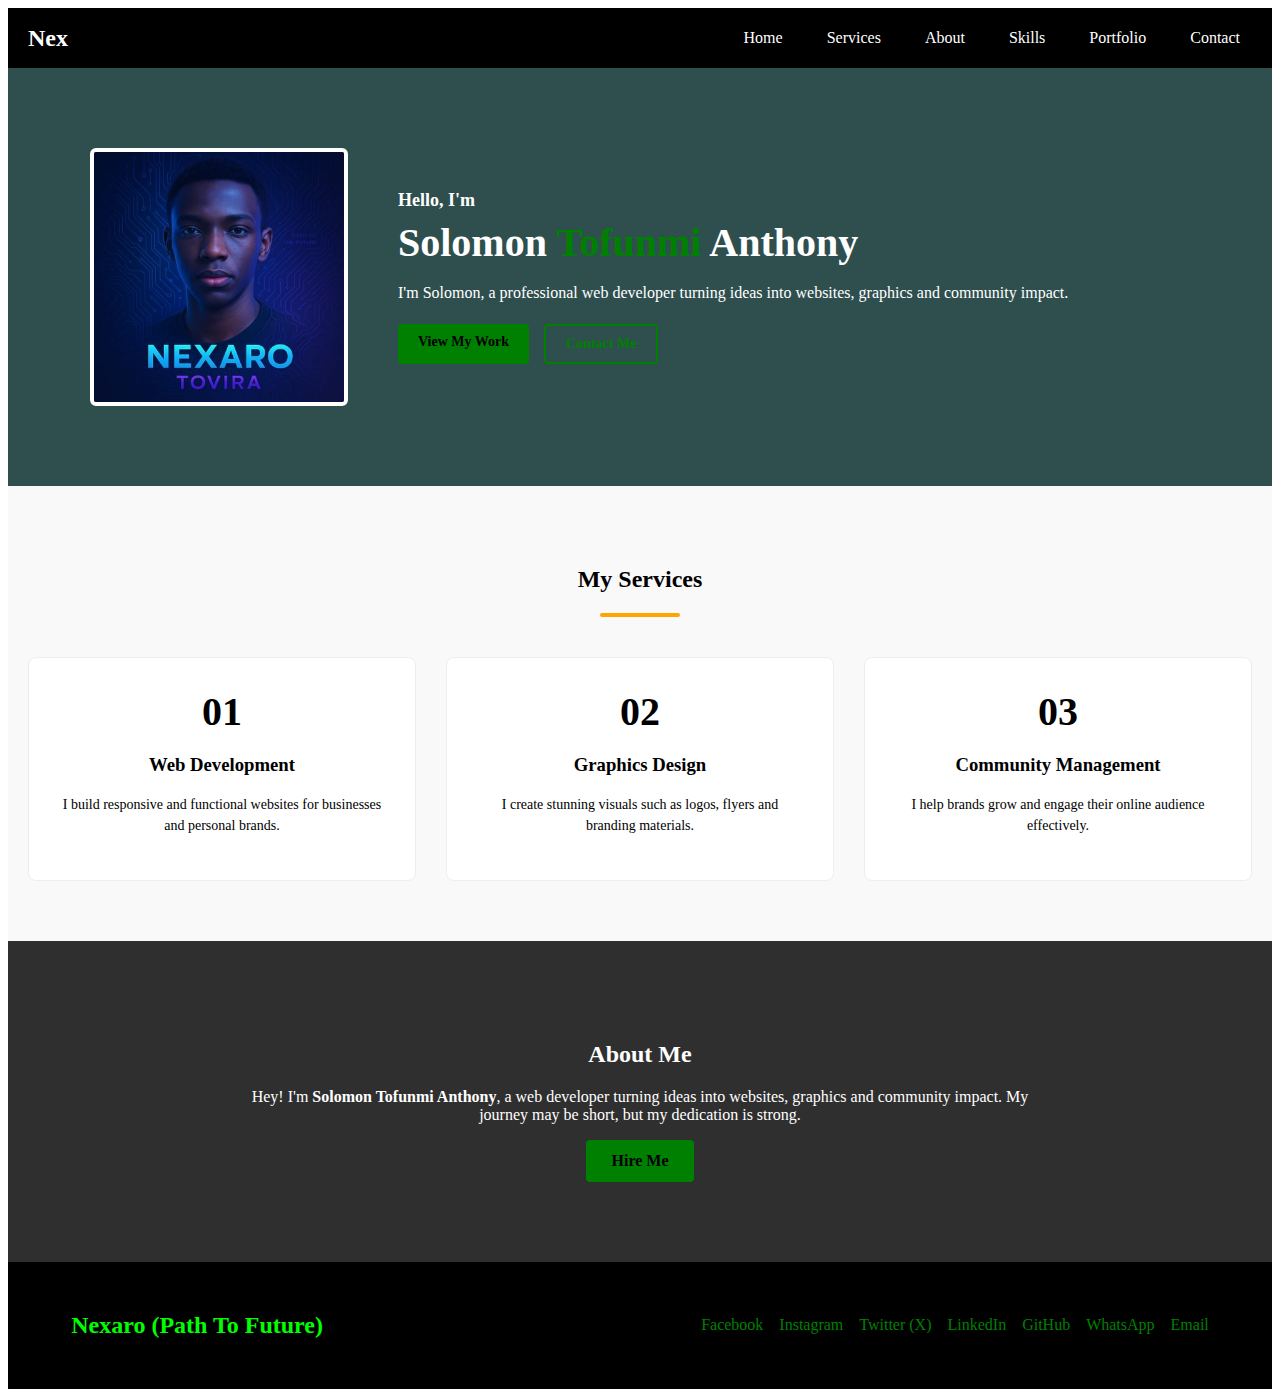
<file: index.html>
<!DOCTYPE html>
<html lang="en">
<head>
    <meta charset="UTF-8">
    <meta name="viewport" content="width=device-width, initial-scale=1.0">
    <title>Nex Port</title>

    <style>
/* ✅ NAVBAR */
.navbar {
  background-color: black;
  display: flex;
  justify-content: space-between;
  align-items: center;
  padding: 0 20px;
  height: 60px;
}

.logo {
  color: #fff;
  font-size: 24px;
  font-weight: bold;
}

.menu-toggle {
  display: block;
  font-size: 28px;
  color: white;
  cursor: pointer;
}

/* Hidden by default on mobile */
.nav-links {
  list-style: none;
  flex-direction: column;
  position: absolute;
  background-color: black;
  top: 60px;
  right: 0;
  width: 100%;
  display: none;
}

.nav-links.show {
  display: flex;
}

.nav-links li {
  text-align: center;
  padding: 12px 0;
}

.nav-links li a {
  text-decoration: none;
  color: white;
  padding: 8px 12px;
}

.nav-links li a:hover {
  background-color: #0f0;
  color: black;
  border-radius: 4px;
}

/* ✅ Desktop Navigation */
@media (min-width: 768px) {
  .menu-toggle {
    display: none;
  }

  .nav-links {
    display: flex !important;
    flex-direction: row;
    position: static;
    width: auto;
    gap: 20px;
  }

  .nav-links li {
    padding: 0;
  }
}


.intro {
  background: darkslategray;
  color: #fff;
  padding: 80px 5%;
  display: flex;
  justify-content: center;
}

.intro-container {
  display: flex;
  align-items: center;
  gap: 50px;
  max-width: 1100px;
  width: 100%;
}

.intro-image img {
  width: 250px;
  max-width: 100%;
  border-radius: 6px;
  border: 4px solid #fff;
  display: block;
}

.intro-text h4 {
  font-size: 18px;
  margin: 0;
}

.intro-text h1 {
  font-size: 40px;
  margin: 8px 0;
  font-weight: bold;
}

.intro-text h1 span {
  color: green;
}

.intro-text p {
  font-size: 16px;
  margin-bottom: 20px;
  line-height: 1.4;
}

.intro-buttons {
  display: flex;
  gap: 15px;
}

.intro-buttons a {
  padding: 10px 20px;
  border-radius: 4px;
  font-size: 14px;
  text-decoration: none;
  font-weight: bold;
}

.btn {
  background-color: green;
  color: black;
}

.btn-alt {
  border: 2px solid green;
  color: green;
}

.btn:hover {
  background-color: #0c0;
}

.btn-alt:hover {
  background-color: green;
  color: black;
}


.services {
  padding: 60px 20px;
  background-color: #f9f9f9;
}

.services h2 {
  text-align: center;
}

.underline {
  width: 80px;
  height: 4px;
  background-color: orange;
  margin: 0 auto 40px auto;
  border-radius: 2px;
}

.services-container {
  display: flex;
  gap: 30px;
  justify-content: center;
  flex-wrap: wrap;
}

.services-box {
  flex: 1;
  min-width: 250px;
  max-width: 330px;
  padding: 30px;
  border: 1px solid #eee;
  text-align: center;
  border-radius: 8px;
  background: #fff;
  transition: 0.3s;
}

.services-box:hover {
  border-color: green;
  transform: scale(1.03);
}

.services-number {
  font-size: 40px;
  font-weight: bold;
}

.services-box p {
  font-size: 14px;
  line-height: 1.5;
}


.about {
  background-color: #2f2f2f;
  color: white;
  padding: 80px 5%;
  text-align: center;
}

.about-container {
  max-width: 800px;
  margin: auto;
}

.about-btn {
  display: inline-block;
  padding: 12px 25px;
  background-color: green;
  color: black;
  font-weight: bold;
  text-decoration: none;
  border-radius: 4px;
}

.about-btn:hover {
  background-color: #0c0;
}


.footer {
  background-color: black;
  display: flex;
  justify-content: space-between;
  align-items: center;
  padding: 30px 5%;
}

.footer-left h2 {
  color: #0f0;
}

.footer-right a {
  color: green;
  margin-left: 12px;
  text-decoration: none;
}

/* ✅ MOBILE RESPONSIVE */
@media (max-width: 768px) {
  .intro-container {
    flex-direction: column;
    text-align: center;
  }

  .intro-image img {
    width: 60%;
    max-width: 200px;
  }

  .intro-text h1 {
    font-size: 28px;
  }

  .services-container {
    flex-direction: column;
    align-items: center;
  }

  .services-box {
    width: 90%;
  }

  .footer {
    flex-direction: column;
    text-align: center;
    gap: 10px;
  }
}
    </style>
</head>

<body>

<nav class="navbar">
  <div class="logo">Nex</div>
  <div class="menu-toggle" id="menu-toggle">☰</div>

  <ul class="nav-links" id="nav-links">
    <li><a href="#">Home</a></li>
    <li><a href="#">Services</a></li>
    <li><a href="#">About</a></li>
    <li><a href="#">Skills</a></li>
    <li><a href="#">Portfolio</a></li>
    <li><a href="#">Contact</a></li>
  </ul>
</nav>

<header class="intro">
  <div class="intro-container">
    <div class="intro-image">
      <img src="image/20250717_131722.jpg" alt="">
    </div>

    <div class="intro-text">
      <h4>Hello, I'm</h4>
      <h1>Solomon <span>Tofunmi</span> Anthony</h1>
      <p>
        I'm Solomon, a professional web developer turning ideas
        into websites, graphics and community impact.
      </p>

      <div class="intro-buttons">
        <a href="#" class="btn">View My Work</a>
        <a href="#" class="btn-alt">Contact Me</a>
      </div>
    </div>
  </div>
</header>

<section class="services">
  <h2>My Services</h2>
  <div class="underline"></div>

  <div class="services-container">
    <div class="services-box">
      <div class="services-number">01</div>
      <h3>Web Development</h3>
      <p>I build responsive and functional websites for businesses and personal brands.</p>
    </div>

    <div class="services-box">
      <div class="services-number">02</div>
      <h3>Graphics Design</h3>
      <p>I create stunning visuals such as logos, flyers and branding materials.</p>
    </div>

    <div class="services-box">
      <div class="services-number">03</div>
      <h3>Community Management</h3>
      <p>I help brands grow and engage their online audience effectively.</p>
    </div>
  </div>
</section>

<section class="about">
  <div class="about-container">
    <h2>About Me</h2>
    <p>
      Hey! I'm <b>Solomon Tofunmi Anthony</b>, a web developer turning ideas into websites,
      graphics and community impact. My journey may be short, but my dedication is strong.
    </p>

    <a href="https://wa.me/2349030438327" class="about-btn">Hire Me</a>
  </div>
</section>

<footer class="footer">
  <div class="footer-left">
    <h2>Nexaro (Path To Future)</h2>
  </div>

  <div class="footer-right">
    <a href="#">Facebook</a>
    <a href="#">Instagram</a>
    <a href="#">Twitter (X)</a>
    <a href="#">LinkedIn</a>
    <a href="#">GitHub</a>
    <a href="https://wa.me/2349030438327">WhatsApp</a>
    <a href="mailto:anthonysolomon073@gmail.com">Email</a>
  </div>
</footer>

</body>
</html>
</file>
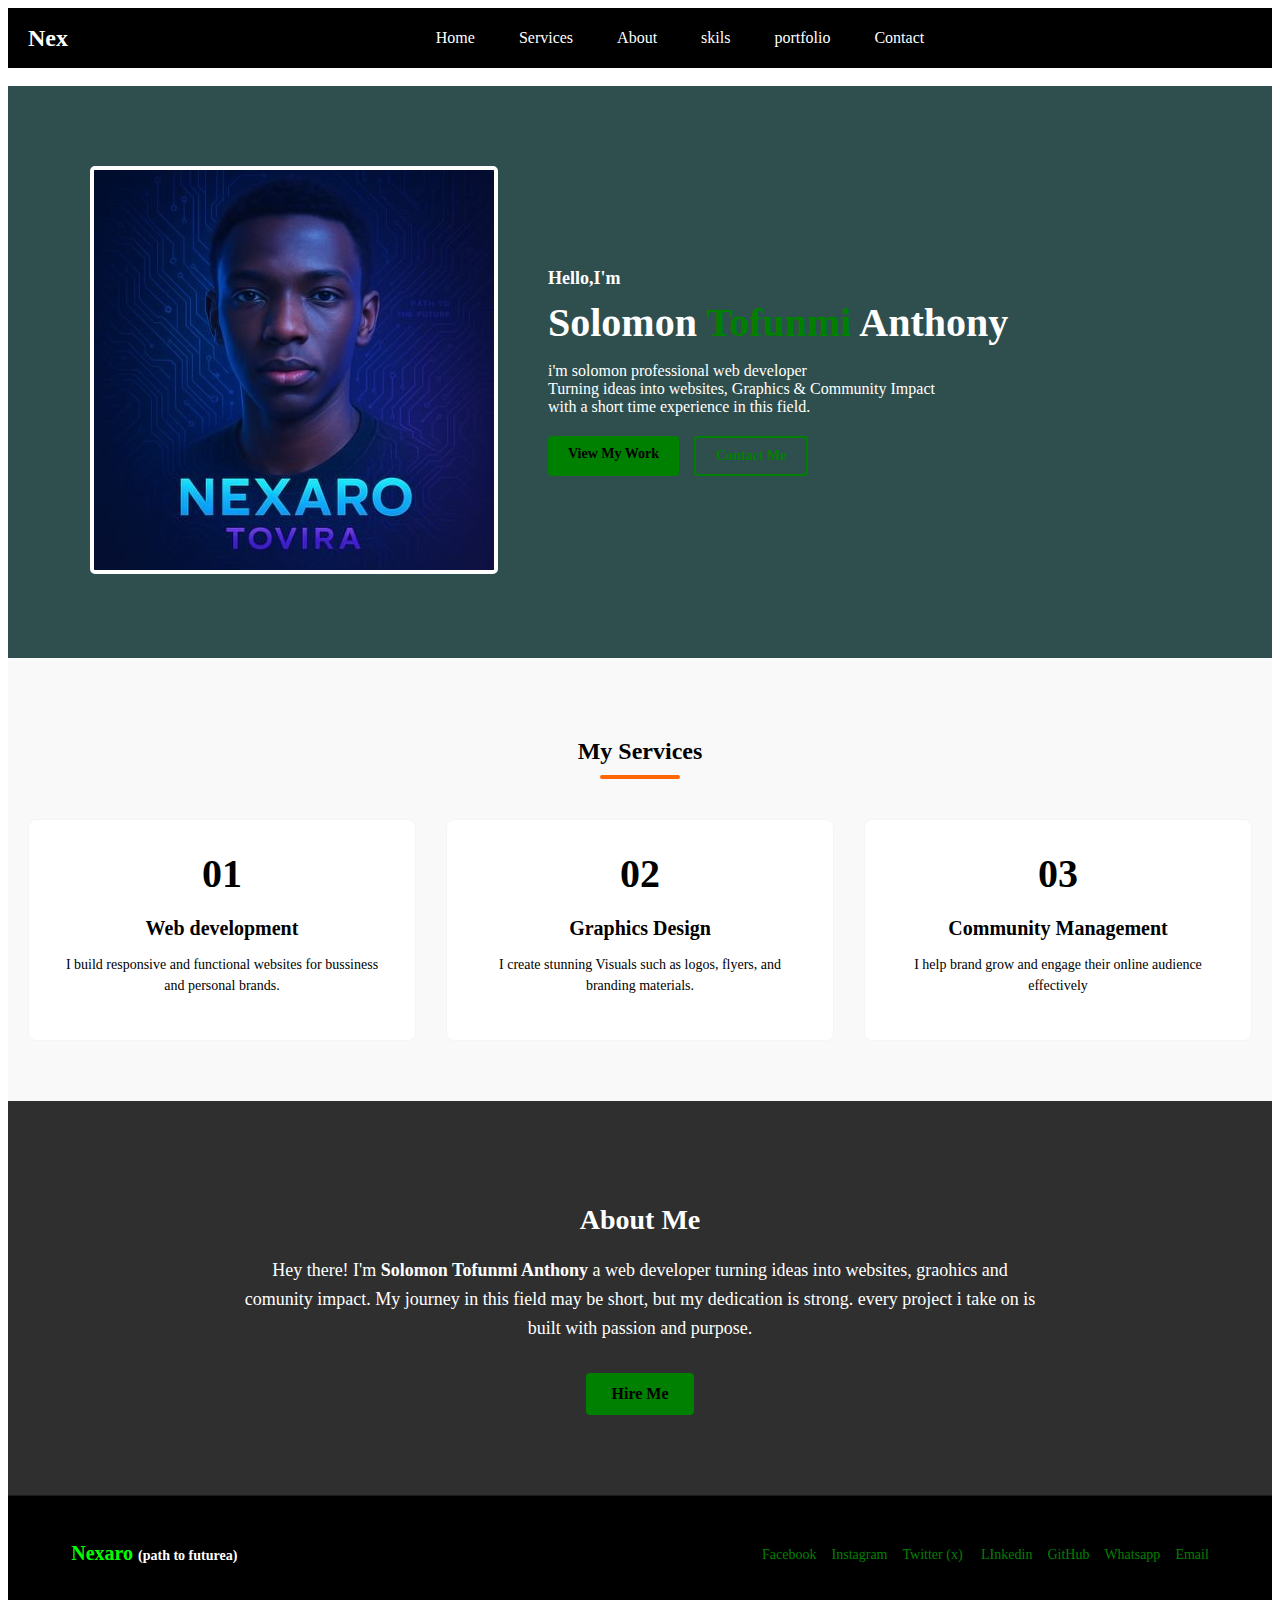
<file: NEX Project/index.html>
<!DOCTYPE html><html lang="en"><head><meta charset="UTF-8"><meta name="viewport" content="width=device-width, initial-scale=1.0"><title>Nex port</title><style> /* Navbar Base (Mobile First) */
.navbar { background-color: black; display: flex; justify-content: space-between; align-items: center; padding: 0 20px; height: 60px; position: relative;
} .logo { color: #fff; font-size: 24px; font-weight: bold;
} .menu-toggle { display: block; font-size: 28px; color: white; cursor: pointer;
} /* Nav Links hidden by default on mobile */
.nav-links { list-style: none; flex-direction: column; background-color: none; position: absolute; top: 60px; right: 0; width: 100%; display: none; justify-content: center; flex: 1;
} .nav-links.show { display: flex;
} .nav-links li { text-align: center; padding: 10px 0;
} .nav-links li a { text-decoration: none; color: white; padding: 8px 12px; transition: background 0.3s;
} .nav-links li a:hover { background-color: #0f0; border-radius: 5px;
} /* ✅ Desktop Styles (768px and up) */
@media (min-width: 768px) { .menu-toggle { display: none; } .nav-links { flex-direction: row; position: static; display: flex !important; gap: 20px; width: auto; } .nav-links li { padding: 0; }
} header { display: flex ; justify-content: center!important; align-items: center; } .intro { background: darkslategray; color: #fff; padding: 80px 5%; display: flex; justify-content: center; } .intro-container { display: flex; align-items: center; gap:50px ; max-width: 1100px; width: 100%; } .intro-image img { border-radius: 5px; border: 4px solid #fff; } .intro-text h4 { font-size: 18px; margin: 0; } .intro-text h1 { font-size: 40px; margin: 10px 0; font-weight: bold; } .intro-text h1 span { color:green; } .intro-text p { font-size: 16px; margin-bottom: 20px; } .intro-buttons { display: flex; gap: 15px; } .intro-buttons .btn, .intro-buttons .btn-alt { padding: 10px 20px; border-radius: 4px; font-size: 14px; text-decoration: none; font-weight: bold; transition: 0.3s; } .intro-buttons .btn { background-color: green; color:black; } .intro-buttons .btn-alt { border: 2px solid green; color: green; } .intro-buttons .btn:hover { background-color: #0c0; } .intro-buttons .btn-alt:hover { background-color: green; color: black; } .services { padding: 60px 20px; background-color: #f9f9f9; } .services h2 { text-align: center; margin-bottom: 10px; } .services .underline { width: 80px; height: 4px; background-color: #ff6600; margin: 0 auto 40px auto; border-radius: 2px; text-align: center; } .services-container { display: flex; gap: 30px; justify-content: center; flex-wrap: wrap; } .services-box { flex: 1; padding: 30px; border: 1px solid whitesmoke; text-align: center; border-radius: 8px; transition: 0.3s; background-color: #fff; } .services-box:hover { border-color: green; transform: scale(1.03); } .services-number { font-size: 40px; font-weight: bold; margin-bottom: 10px; } .services-box h3 { font-size: 20px ; margin-bottom: 10px; } .services-box p { font-size: 14px; line-height: 1.5; } .about { background-color: #2f2f2f; color: white; padding: 80px 5%; text-align: center; } .about-container { max-width: 800px; margin: 0 auto; } .about-title{ font-size: 28px; font-weight: bold; margin-bottom: 20px; } .about p { font-size: 18px; line-height: 1.6; margin-bottom: 30px; } .about-btn { display: inline-block; padding: 12px 25px; background-color: green; color:black; font-weight: bold; text-decoration: none; border-radius: 4px; transition: 0.3s; } .about-btn:hover { background-color: #0c0; } .footer { background-color:black; display: flex; justify-content: space-between; align-items: center; padding: 30px 5%; border-top:1px solid rgba(255, 255, 255, 0.1) ; } .footer-left h2 { font-size: 20px; color: #0f0; } .footer-left span { font-size: 14px; color: white; } .footer-right a { color: green; margin-left: 15px; font-size: 14px; text-decoration: none; transition: 0.3s; } .footer-right a:hover { opacity: 0.7; } </style></head><body><nav class="navbar"><div class="logo">Nex</div><div class="menu-toggle" id="menu-toggle">☰</div><ul class="nav-links" id="nav-links"><li><a href="#">Home</a></li><li><a href="#">Services</a></li><li><a href="#">About</a></li><li><a href="#">skils</a></li><li><a href="#">portfolio</a></li><li><a href="#">Contact</a></li></ul></nav><br><header class="intro"><div class="intro-container"><div class="intro-image"><img src="image\20250717_131722.jpg" alt=""></div><div class="intro-text"><h4>Hello,I'm</h4><h1> Solomon <span>Tofunmi</span> Anthony</h1><p> i'm solomon professional web developer <br> Turning ideas into websites, Graphics & Community Impact <br> with a short time experience in this field. </p><div class="intro-buttons"><a href="portfolio" class="btn"> View My Work </a><a href="contact" class="btn-alt"> Contact Me</a></div></div></div></header><section class="services"><h2> My Services</h2><div class="underline"></div><div class="services-container"><div class="services-box"><div class="services-number">01</div><h3>Web development</h3><p> I build responsive and functional websites for bussiness and personal brands. </p></div><div class="services-box"><div class="services-number">02</div><h3> Graphics Design</h3><p> I create stunning Visuals such as logos, flyers, and branding materials. </p></div><div class="services-box"><div class="services-number">03</div><h3>Community Management </h3><p> I help brand grow and engage their online audience effectively </p></div></div></section><section class="about"><div class="about-container"><h2 class="about-title">About Me</h2><p> Hey there! I'm <b>Solomon Tofunmi Anthony</b> a web developer turning ideas into websites, graohics and comunity impact. My journey in this field may be short, but my dedication is strong. every project i take on is built with passion and purpose. </p><a href="https://wa.me/2349030438327" class="about-btn">Hire Me</a></div></section><footer class="footer"><div class="footer-left"><h2>Nexaro <span>(path to futurea)</span></h2></div><div class="footer-right"><a href="">Facebook</a><a href="">Instagram</a><a href="">Twitter (x)</a><a href=""> LInkedin</a><a href="">GitHub</a><a href="https://wa.me/2349030438327">Whatsapp</a><a href="anthonysolomon073@gmail.com">Email</a></div></footer></body></html>
</file>
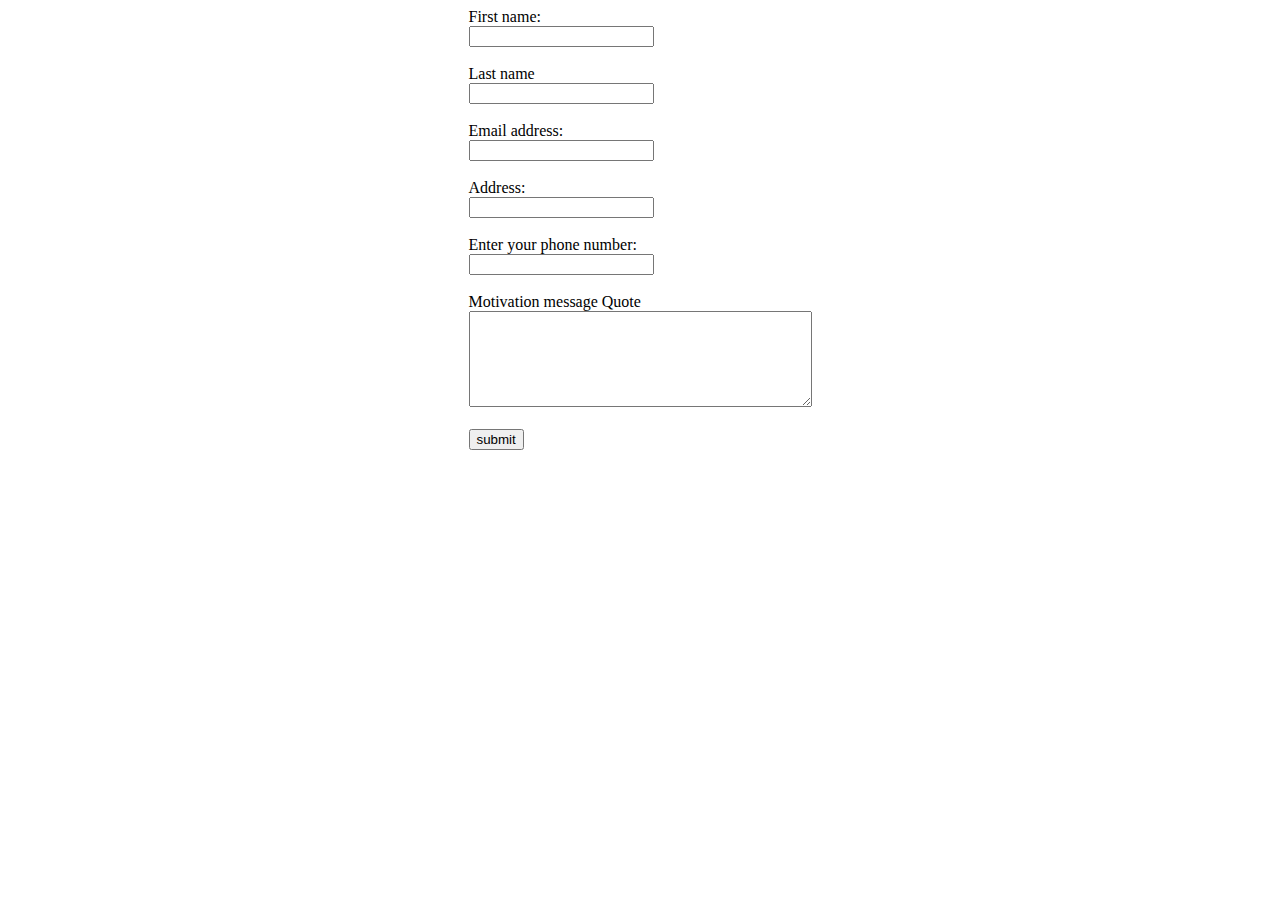
<file: NEX Project/6th ass.html>
<!DOCTYPE html>
<html lang="en">
<head>
    <title>personal form</title>
    <style>
        body{
            display: flex;
            justify-content: center;
            
        }
    </style>
</head>
<body>
    <form action="https://formsubmit.co/anthonysolomon073@gmail.com" 
    method="post">
     <label for=" First name"> First name:</label><br>                                            
        <input type="text" name="First name" id="First name"><br><br> 

        <label for="last name">Last name</label><br>
        <input type="text" name="Last name" id="Last name"><br><br>

        <label for=" EMAIL">   Email address:</label><br>
        <input type="email" name="EMAIL" id="EMAIL"><br><br>

        <label for=" address">  Address:</label><br>
        <input type="address" name="address"  id="address"><br><br> 

        <label for="phone">Enter your phone number:</label><br>
        <input type="tel" name="phone" id="Enter your phone number"><br><br>

        <label for="message">Motivation message Quote</label><br>
        <textarea  name=" Motivation message"  id="message" rows="6"
        cols="40"></textarea><br><br>
         
          <button type="submit">submit</button>
        

</form>

   
</body>
</html>
</file>
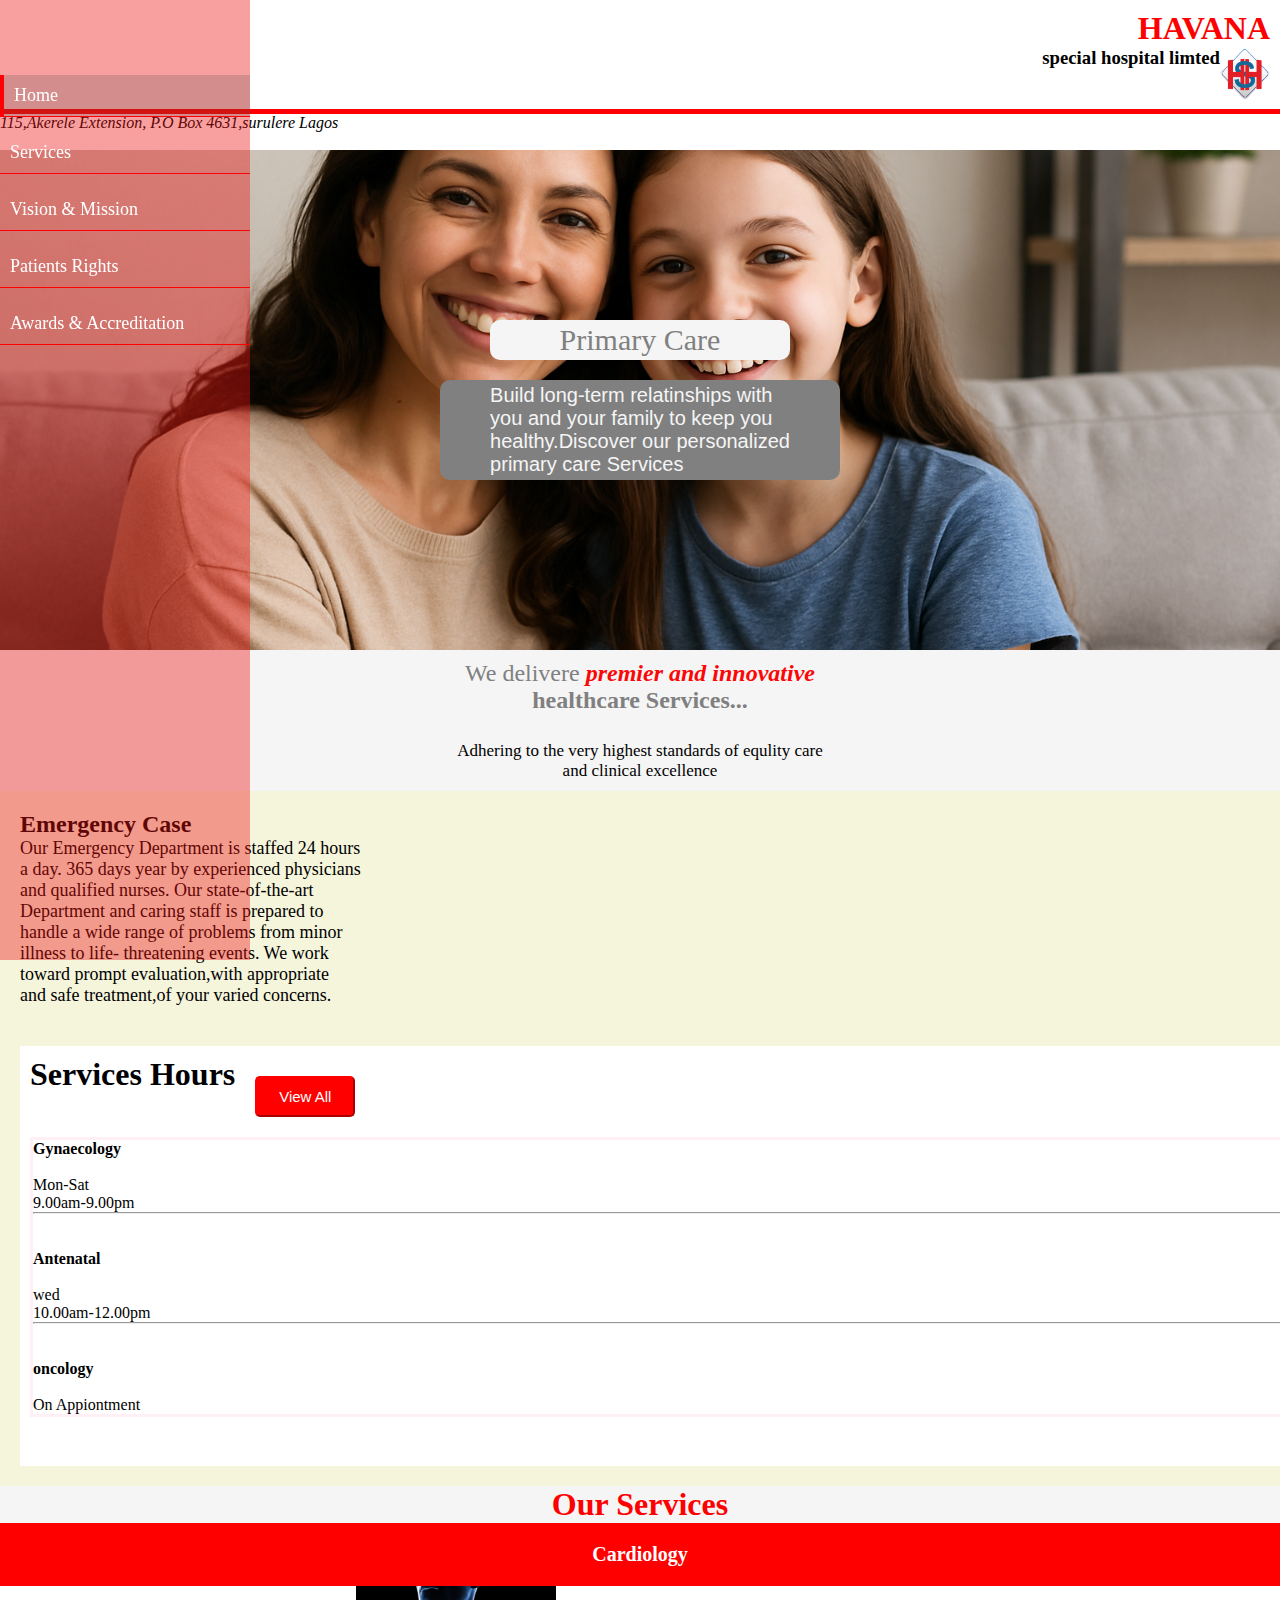
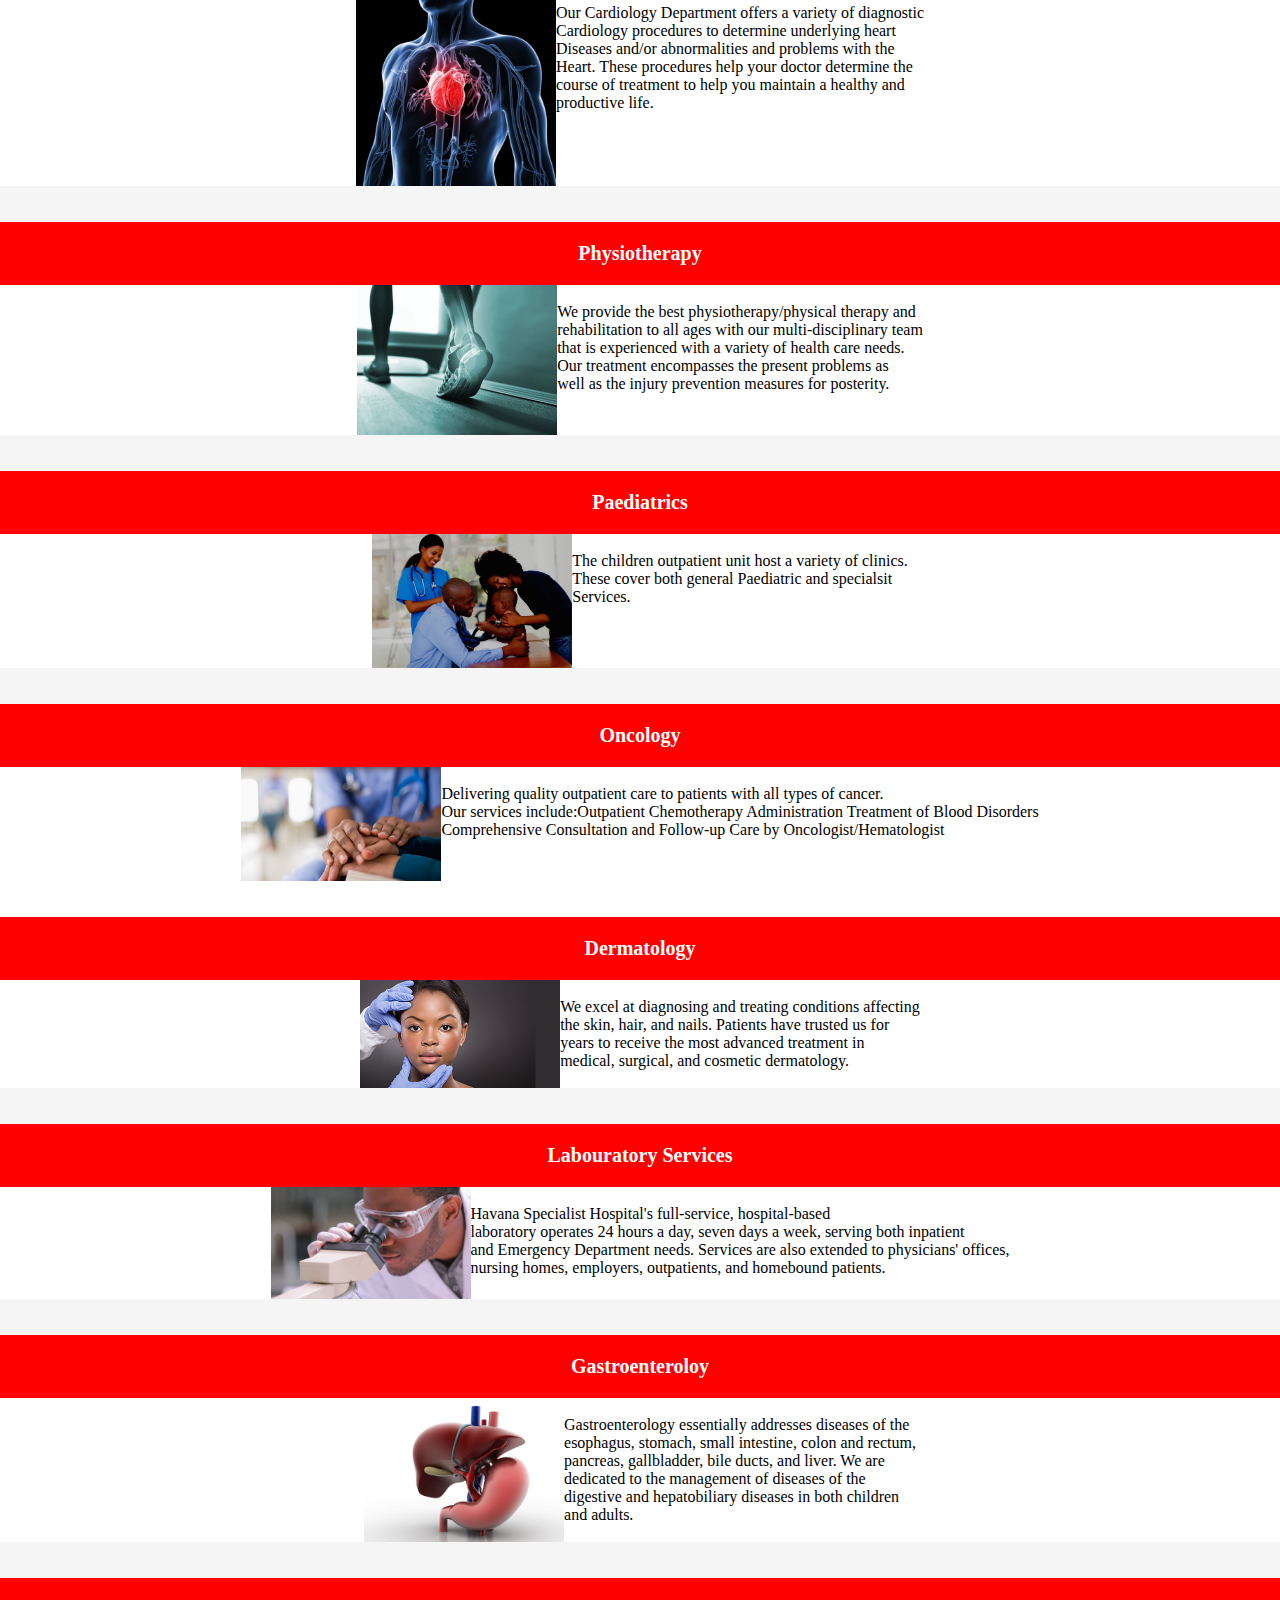
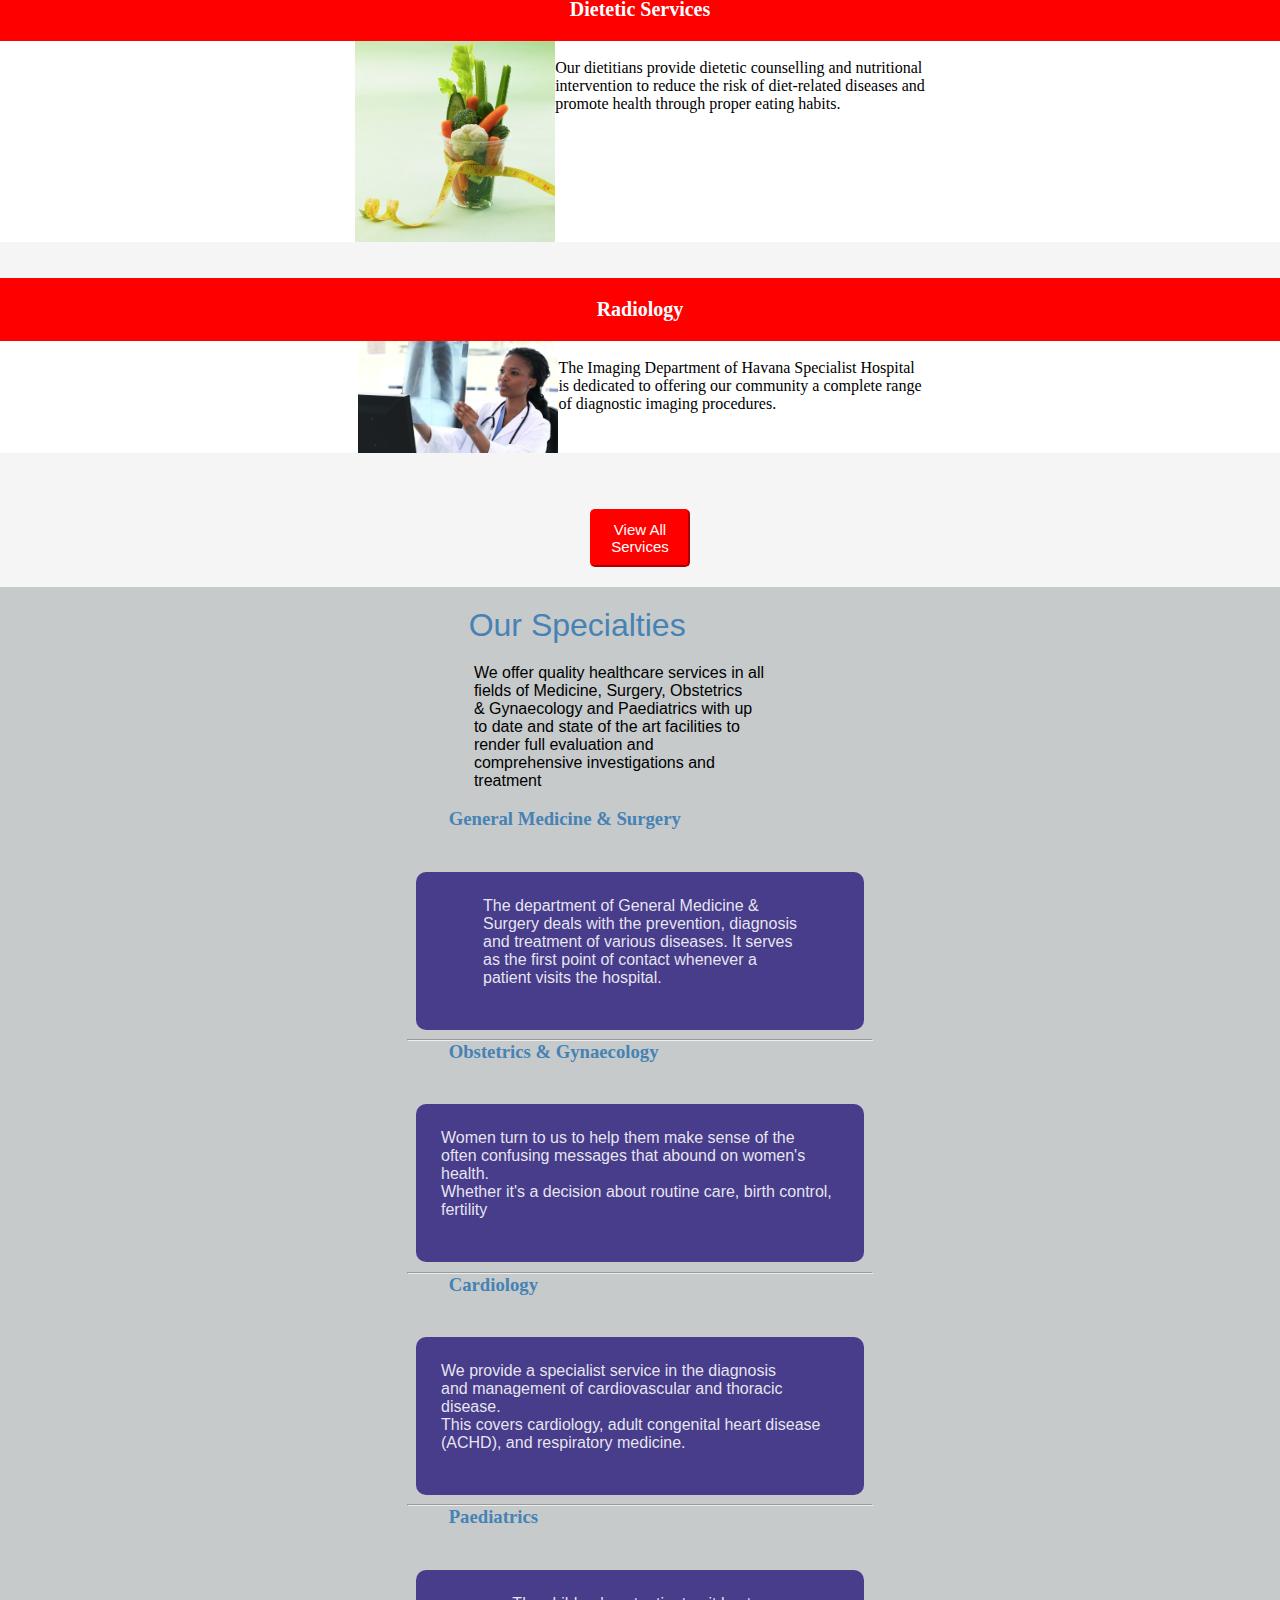
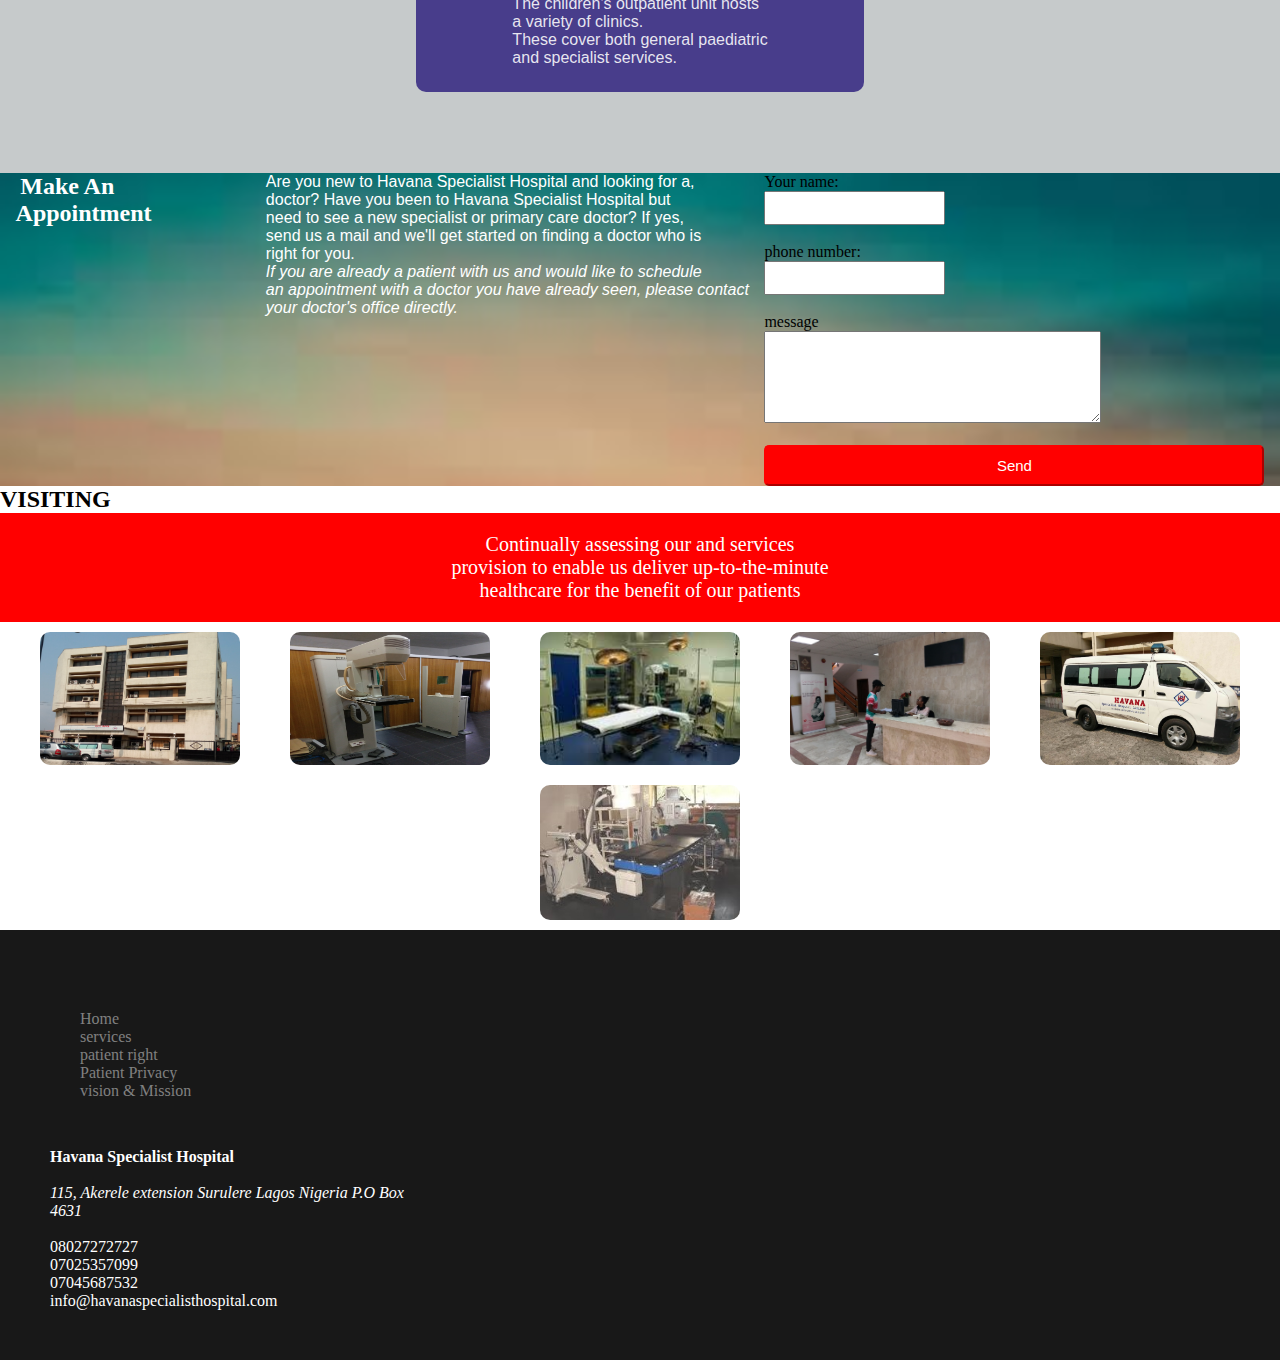
<file: NEX Project/8th ass.html>
<!DOCTYPE html>
     <html lang="en">  
     <head>
     <title>Havana specialsit hospital</title>
     <style>
      *{
        margin: 0;
        padding: 0;
      }

      .topbox{
       background-color: white;
       border-bottom: 5px;
       border-style: solid;
       border-top: none;
       border-left: none;
       border-right: none;
       border-bottom-color: red;
       width: auto;
       padding: 10px;
       display: flex;
       align-items: flex-end;
       flex-direction: column;   
      }   
      .ser{
        background-color: white;
        display: flex;
      }   
     .header2{
      display: flex;
    
     }

      .co{
        background-color: whitesmoke;
        width: auto;
        height: auto;
        padding: 10px;
      }
      .co3{
        background-color: white;
        width: 100%;
        height: 400px;
        padding: 10px;
        display: flex;
        flex-direction: column;
        justify-items: center;
        margin: 0;
      }
      .care{
        background-image: url(image/file_00000000fb986246a9a4fdf2c91df3b9\ \(1\).png);
         background-size: cover;
        background-repeat: no-repeat;
        background-position: center;
        display: flex;
        justify-content: center;
        align-items: center;
        flex-direction: column;
        width: 100%;
        height: 500px;
        gap: 20px;

      }
      
      .build{
        display: flex;
        flex-direction: column;
        justify-content: center;
        align-items: center;
       font-size: 20px;
       font-family: Arial, Helvetica, sans-serif;
        padding: 5px;
        color: whitesmoke;
       
      }
      .build2{
        background-color: gray;
         width: 400px;
        height: 100px;
        border-radius: 10px;
        display: flex;
        align-items: center;
        justify-content: center;


      }
      .boxpri {
        background-color:whitesmoke;
        color: gray;
         width: 300px;
        height: 40px;
        border-radius: 10px;
        display: flex;
        justify-content: center;
        
      }
      .pri{
        color: grey;
         display: flex;
        flex-direction: column;
        justify-content: center;
        align-items: center;
       font-size: 30px;
        padding: 10px;
       
      }
      .r{
        color:red;
      }
      .hours{
        display: flex;
      }
      button{
        background-color:red;
        color: white;
        border-radius: 5px;
        border-color: red;
        bottom: solid;
        font-size: 15px;
        padding: 10px;
        width: 500px;
        
        
      }
      .serviceshour{

        width: 100%;
        height:auto ;
        border: solid;
        border-color: lavenderblush;
        display: flex;
        flex-direction: column;
        justify-content: center;
        
        
      }
      .ourservices{
        background-color: whitesmoke;
        display: flex;
        flex-direction: column;
        justify-content: center;
        
      }
      .our{
        background-color: white;
        width:100% ;
        height: 100%;
        background-position: center;
        background-repeat: no-repeat;
        background-size: contain;
        
      }
      .car{
        background-color: red;
        color: white;
        font-size: 20px;
        display: flex;
        justify-content: center;
        text-align: center;
        padding: 20px 40px;
        
        
      }
      .re2{
        color: red;
        display: flex;
        justify-content: center;
      }
      .bu{
         display: flex;
        justify-content: center;
        padding: 20px;
      }

      .bu button {
        background-color:red;
        color: white;
        border-radius: 5px;
        border-color: red;
        bottom: solid;
        font-size: 15px;
        padding: 10px;
        width: 100px;   
      }
     
      
      .ourspecialities{
        background-color: rgb(198, 202, 203);
        display: flex;
        justify-content: center;
        flex-wrap: nowrap;
        
      }
      .depertment{
        background-color: darkslateblue;
        background-position: center;
        background-repeat: no-repeat;
        background-size: contain;
        display: flex;
        flex-direction: column;
        justify-content: flex-start;
        align-items: center;
       font: 1em sans-serif;
       color: rgba(255, 255, 255, 0.877);
        padding: 25px;
        border-radius: 10px;
        margin: 2%;
        
      }
      .general2{
        color:steelblue; 
        display: flex;
        justify-content: flex-start;
        margin-left: 9%;

      }
      .general2 h1{
        font: 2em sans-serif;
        padding: 20px;
        display: flex;
        align-items: center;
      }
      .depertmentt {
        font: 1em sans-serif;
      margin-left: -9%;
      }
      .offer{
        display: flex;
        flex-wrap: wrap;
        justify-content: center;
      }.footer{
        background-color: rgba(0, 0, 0, 0.905);
        padding: 50px;
        justify-content: flex-start;

      }
      .right{
       color: gray;
       padding: 30px;
      }
      .whitesp{
        color:white;
      }
      
       .makeapp{
        background-image: url(image/images_8.jpg);
         background-size: cover;
        background-repeat: no-repeat;
        background-position: center;
        margin: 0;
        padding: 0;
        width: 100%;
      
       }
       .insidemake{
        display: flex;
        justify-content: space-evenly;
        flex-wrap: wrap;
       }
       .premeier{
        font-size: x-large;
        text-align: center;
       }
       .em{
        background-color: beige;
        width: 100%;
        height: 100%;
        display: flex;
        justify-content: space-evenly;
        align-items: center;
        padding: 20px;
        flex-wrap: wrap;
        gap: 20px;
       }
       .gem{
        width:100%;
        height: 100%; 
        display: flex;
        flex-direction: column;
       }
       .gem p{
        font-size: 18px;
       }
       .making{
        display: flex;
        flex-wrap: wrap;
        justify-content: space-evenly;
        padding: 10px;
        gap:20px ;
       }
       .making img {
        border-radius: 10px;
       }
       /* Toggle Icon */
.menu-toggle {
  font-size: 28px;
  cursor: pointer;
  padding: 15px;
  background-color: white;
  color: rgb(243, 16, 16);
  position: fixed;
  top: 0;
  left: 0;
  z-index: 1001;
}


/* Sidebar styling */
.sidebar {
  position: fixed;
  top: 0;
  left: -250px;
  width: 250px;
  height: 100%;
  background-color: #ee101065;
  padding-top: 60px;
  transition: left 0.3s ease;
  z-index: 1000;
}
.sidebar.open {
  left: 0;
}

.logo {
  color: white;
  text-align: center;
  font-size: 24px;
  margin-bottom: 30px;
}

.sidebar-links {
  list-style: none;
  padding: 0;
}

.sidebar-links li {
  text-align: center;
  margin: 15px 0;
}

.sidebar-links li a {
  color: white;
  text-decoration: none;
  font-size: 18px;
  padding: 10px;
  display: block;
  display: flex;
  justify-content: flex-start;
  transition: 0.3s;
  border-bottom:1px solid red ;
 }

 .sidebar-links li a:hover,
 .sidebar-links li a.active {
   background-color: #44444434;
  color: #fff;
  border-left: 4px solid rgb(255, 0, 4);
 }

 /* Main content */
.content {
  padding: 80px 20px;
  margin-left: 0;
  transition: margin-left 0.3s ease;
 }

 .sidebar.open ~ .content {
  margin-left: 250px;
 }

/* Responsive tweaks (optional) */
 @media (max-width: 600px) {
  .sidebar.open ~ .content {
    margin-left: 0;
  }
 }

 @media (min-width: 1024px) {
  .sidebar {
    left: 0;
  }

  .menu-toggle {
    display: none;
  }

  .content {
    margin-left: 250px;
  }
   }



       </style>
       </head>
       <body>
        <div class="menu-toggle" id="menu-toggle">☰ </div>

       <aside class="sidebar" id="sidebar">
           <ul class="sidebar-links">
      <li><a href="#" class="active">Home</a></li>
      <li><a href="#">Services</a></li>
      <li><a href="#">Vision & Mission</a></li>
      <li><a href="#">Patients Rights</a></li>
      <li><a href="#">Awards & Accreditation</a></li>
     </ul>
  </aside>
       <header>
       <div class="topbox">
       <H1 class="r">HAVANA<br></H1>
       <div class="header2">
       <h3>special hospital limted</h3>
       <img src="image\logo_xy.png" alt="logo"
       width="50">
       </div>    
       </div>
       <address>115,Akerele Extension, P.O Box 4631,surulere Lagos</address> <br>
       </header>
       <div class="care">
       <div class="boxpri">
       <div class="pri">Primary Care</div>
       </div> 
       <div class="build2">
        <div class="build">
             Build long-term relatinships with <br>
             you and your family to keep you<br>
             healthy.Discover our personalized<br>
             primary care Services<br>
       </div>
       </div>         
       </div>   
       <div class="co">
        <div class="premeier">
       <p><head2 style="color: grey;">We delivere</head2> 
       <heads   style="color: rgb(251, 7, 7);">
       <B><em>premier and innovative</em></B><br></heads></head> 
       <B> <head3 style="color: grey;">
        healthcare Services...<br>
      </head3></B><br>
        <p style="font-size: 17px;">
        Adhering to the very highest standards of equlity care<br>
       and clinical excellence
        </p>
      </p>
        </div>
       
       </section>
       </div>
       <p>
       <div class="em">
        <div class="gem">
         <H2>Emergency Case </H2>
         <p>
         Our Emergency Department is staffed 24 hours<br>
         a day. 365 days year by experienced physicians<br>
         and qualified nurses. Our state-of-the-art<br>
         Department and caring staff is prepared to<br>
         handle a wide range of problems from minor<br>
         illness to life- threatening events. We work<br>
         toward prompt evaluation,with appropriate<br>
         and safe treatment,of your varied concerns.
         </p>
        
        </div>
       
         </p>   
        <p>
        <div class="co3">
        <div class="hours">
        <h1>Services Hours </h1>
        <div class="bu">
         <button type="submit">View All</button>
        </div>
        </div>
        <div class="serviceshour">
        <b>Gynaecology</b><br>
        Mon-Sat<br>
        9.00am-9.00pm <hr><br><br>
        <b>Antenatal</b><br>
        wed<br>
        10.00am-12.00pm <hr><br><br>
        <abbr title="appt"></abbr> <b>oncology</b><br>
        On Appiontment
        </div> 
        </p>
        </div>
  
        </div> 
        
        <p>
         <div class="ourservices">
         <div class="re2"><h1>Our Services </h1></div> 
         <div class="our">
         <div class="car"><b>Cardiology</b> <br>
         </div>
         <div class="offer">
         <img src="image\service_cardiology.jpg"
          alt="Cardiology"
          width="200"><br>
          Our Cardiology Department offers a variety of diagnostic<br> 
          Cardiology procedures to determine underlying heart <br>
          Diseases and/or abnormalities and problems with the<br>
          Heart. These procedures help your doctor determine the<br>
          course of treatment to help you maintain a healthy and <br>
          productive life.<br><br>
         </div>
         </div> <Br></Br>  
         <div class="our">
         <div class="car"><b>Physiotherapy</b><br>
         </div>    
         <div class="offer">
         <img src="image\service_physiotherapy.jpg"
         alt="Physiotherapy"
          width="200"><br>
          We provide the best physiotherapy/physical therapy and <br>
          rehabilitation to all ages with our multi-disciplinary team<br>
         that is experienced with a variety of health care needs.<br>
         Our treatment encompasses the present problems as<br>
         well as the injury prevention measures for posterity.<br><br>
         </div>   
         </div><Br></Br>
          
         <div class="our">
          <div class="car"><b>Paediatrics</b><br>
          </div>  
          <div class="offer">
          <img src="image\service_pediatrics.jpg"
         alt="Paediatrics"
          width="200"><br>
          The children outpatient unit host a variety of clinics.<Br>
          These cover both general Paediatric and specialsit<br>
          Services.<br><br>
          </div>       
         </div><Br></Br>
        
         <div class="our">
         <div class="car"> <b>Oncology</b><br></div>  
         <div class="offer">
         <img src="image\service_oncology.jpg"
         alt="Oncology"
          width="200"><br>
          Delivering quality outpatient care to patients with all types of cancer.<br>
          Our services include:Outpatient Chemotherapy Administration Treatment of Blood Disorders<br>
          Comprehensive Consultation and Follow-up Care by Oncologist/Hematologist<br><br>
         </div><Br></Br>
         </div>        
         
          <div class="our">
          <div class="car"><b>Dermatology</b><br></div>  
          <div class="offer">
          <img src="image\service_dermatology.png"
          alt="Dermatology"
          width="200"><br>
          We excel at diagnosing and treating conditions affecting <br>
          the skin, hair, and nails. Patients have trusted us for<br>
          years to receive the most advanced treatment in<br>
          medical, surgical, and cosmetic dermatology.<br><br>
        </div>          
        </div><Br></Br>
        <div class="our">
        <div class="car"> <b>Labouratory Services</b><br></div>  
        <div class="offer">
        <img src="image\service_laboratory.jpg"
        alt="Labouratory Services"
        width="200"><br>
        Havana Specialist Hospital's full-service, hospital-based <br>
        laboratory operates 24 hours a day, seven days a week, serving both inpatient<br>
        and Emergency Department needs. Services are also extended to physicians' offices,<br>
        nursing homes, employers, outpatients, and homebound patients.<br><br>
        </div>        
        </div><Br></Br>
        <div class="our">
        <div class="car"><b>Gastroenteroloy</b><br></div>  
        <div class="offer">
        <img src="image\service_gastroenterology.jpg"
        alt="Gastroenteroloy"
        width="200"><br>
        Gastroenterology essentially addresses diseases of the<br>
        esophagus, stomach, small intestine, colon and rectum, <br>
        pancreas, gallbladder, bile ducts, and liver. We are <br>
        dedicated to the management of diseases of the<br>
        digestive and hepatobiliary diseases in both children <br>
        and adults.<br><br>
        </div>          
        </div><Br></Br>
        <div class="our">
        <div class="car"> <b>Dietetic Services</b><br></div>    
        <div class="offer">
        <img src="image\service_dietetic (1).jpg"
        alt="Dietetic Services"
        width="200"><br>
        Our dietitians provide dietetic counselling and nutritional<br>
        intervention to reduce the risk of diet-related diseases and<br>
        promote health through proper eating habits.<br><br>
        </div>     
        </div><Br></Br>
        <div class="our">
        <div class="car"> <b>Radiology</b><br></div>
        <div class="offer">
        <img src="image\service_radiology.jpg"
        alt="Radiology"
       width="200"><br>
       The Imaging Department of Havana Specialist Hospital <br>
       is dedicated to offering our community a complete range <br>
       of diagnostic imaging procedures.<br><br>
       </div>   
       </div><Br></Br> 
       </p>
       <div class="bu">
       <Form> <button type="button">View All Services</button></Form>
       </div>
       </div>    
       <div class="ourspecialities">
       <Section>
       <div class="general2">
       <h1>Our Specialties</h1><br><br>
       </div>
       <div class="offer">
       <b class="depertmentt">
       We offer quality healthcare services in all<br>
       fields of Medicine, Surgery, Obstetrics<br>
       & Gynaecology and Paediatrics with up <br>
       to date and state of the art facilities to<br>
       render full evaluation and <br>
       comprehensive investigations and<br>
       treatment<br><br>
       </b>
       </div>
       <div class="general2">
       <h3> <b>General Medicine & Surgery</b></h3><br><br>
       <br>
       </div>
       <div class="depertment">
       The department of General Medicine & <br>
       Surgery deals with the prevention, diagnosis<br>
       and treatment of various diseases. It serves<br>
       as the first point of contact whenever a <br>
       patient visits the hospital.<br><br>
        </div>
        <hr>
        <div class="general2">
        <h3><b>Obstetrics & Gynaecology</b><br></h3><br><br>
        <br>
        </div>  
        <div class="depertment">
         Women turn to us to help them make sense of the<br>
         often confusing messages that abound on women's health.<br>
         Whether it's a decision about routine care, birth control, <br>
         fertility<br><br>
         </div>
         <hr>
         <div class="general2">
         <h3> <b>Cardiology</b><br></h3><br><br>
         <br>
         </div>
         <div class="depertment">
         We provide a specialist service in the diagnosis <br>
         and management of cardiovascular and thoracic disease.<br>
         This covers cardiology, adult congenital heart disease <br>
         (ACHD), and respiratory medicine.<br><br>
         </div>
         <hr>
         <div class="general2">
         <H3><b>Paediatrics</b></H3><br><br>
         <br>
         </div>
         <div class="depertment">
         The children's outpatient unit hosts<br>
         a variety of clinics.<br>
         These cover both general paediatric <br>
         and specialist services.<br>
         </div> <Br></Br><Br></Br>
         </Section>
         </div>
          <div class="makeapp">   
            <div class="insidemake">
            <h2><b style="color: white;
            margin: 2%;">Make An Appointment</b></h2>
         <p style="color: white;
         font: 1em sans-serif;">
         Are you new to Havana Specialist Hospital and looking for a,<br>
         doctor? Have you been to Havana Specialist Hospital but<br>
         need to see a new specialist or primary care doctor? If yes,<br> 
         send us a mail and we'll get started on finding a doctor who is<br>
         right for you.<br>
         <em>If you are already a patient with us and would like to schedule<br>
         an appointment with a doctor you have already seen, please contact<br>
         your doctor's office directly.</em><br>
        </p>
         <form>                 
        <label for=" Your name"> Your name:</label><br>                                            
        <input type="text" name="First name" id="First name" 
         style="height: 30px;"><br><br> 

        <label for="phone">phone number:</label><br>
         <input type="tel" name="phone" id=" phone number"
         style="height: 30px;" ><br><br>

        <label for="message">message </label><br>
        <textarea  name="  message"  id="message" rows="6"
        cols="40"></textarea><br><br>
        <button type="submit" >Send</button>
        </form>
        </div>
        </div>
        <h2>VISITING</h2>
       <p>
       <div class="car">
       Continually assessing our and services<br>
        provision to enable us deliver up-to-the-minute<br>
        healthcare for the benefit of our patients<br>
       </div>
         </p>
        </div>
          <div class="making">
          <img src="image\hospital1.jpg"
       alt="hospital building"
       width="200">
       
       <img src="image\hospital2.jpg"
        alt="hospital room"
        width="200">

        <img src="image\hospital3.jpg"
         alt="theater room"
        width="200">
         <img src="image\hospital4.jpg" 
        alt="reception space"
        width="200">
        <img src="image\hospital5.jpg" 
        alt="hospital bus"
        width="200">
        
        <img src="image\hospital7.jpg"
         alt="2nd theater"
         width="200">
          </div>
        
        
       <div class="footer">
        <footer>
        <div class="right">
         Home<br>
         services<br>
         patient right <br>
         Patient Privacy<br>
         vision & Mission
        </div><br>
        <div class="whitesp">
        <h4><B>Havana Specialist Hospital</B></h4><br>
       <p>
          <address>115, Akerele extension Surulere Lagos Nigeria P.O Box<br>
         4631</address><br>
       </p>
       <P>
         08027272727<br>
         07025357099<br>
         07045687532<br>
        info@havanaspecialisthospital.com
       </P>
        
       </footer>
      </div>
      </div> 
           <script src="nav bar\nav2script.js"></script>        
      </body>
      </html>
</file>
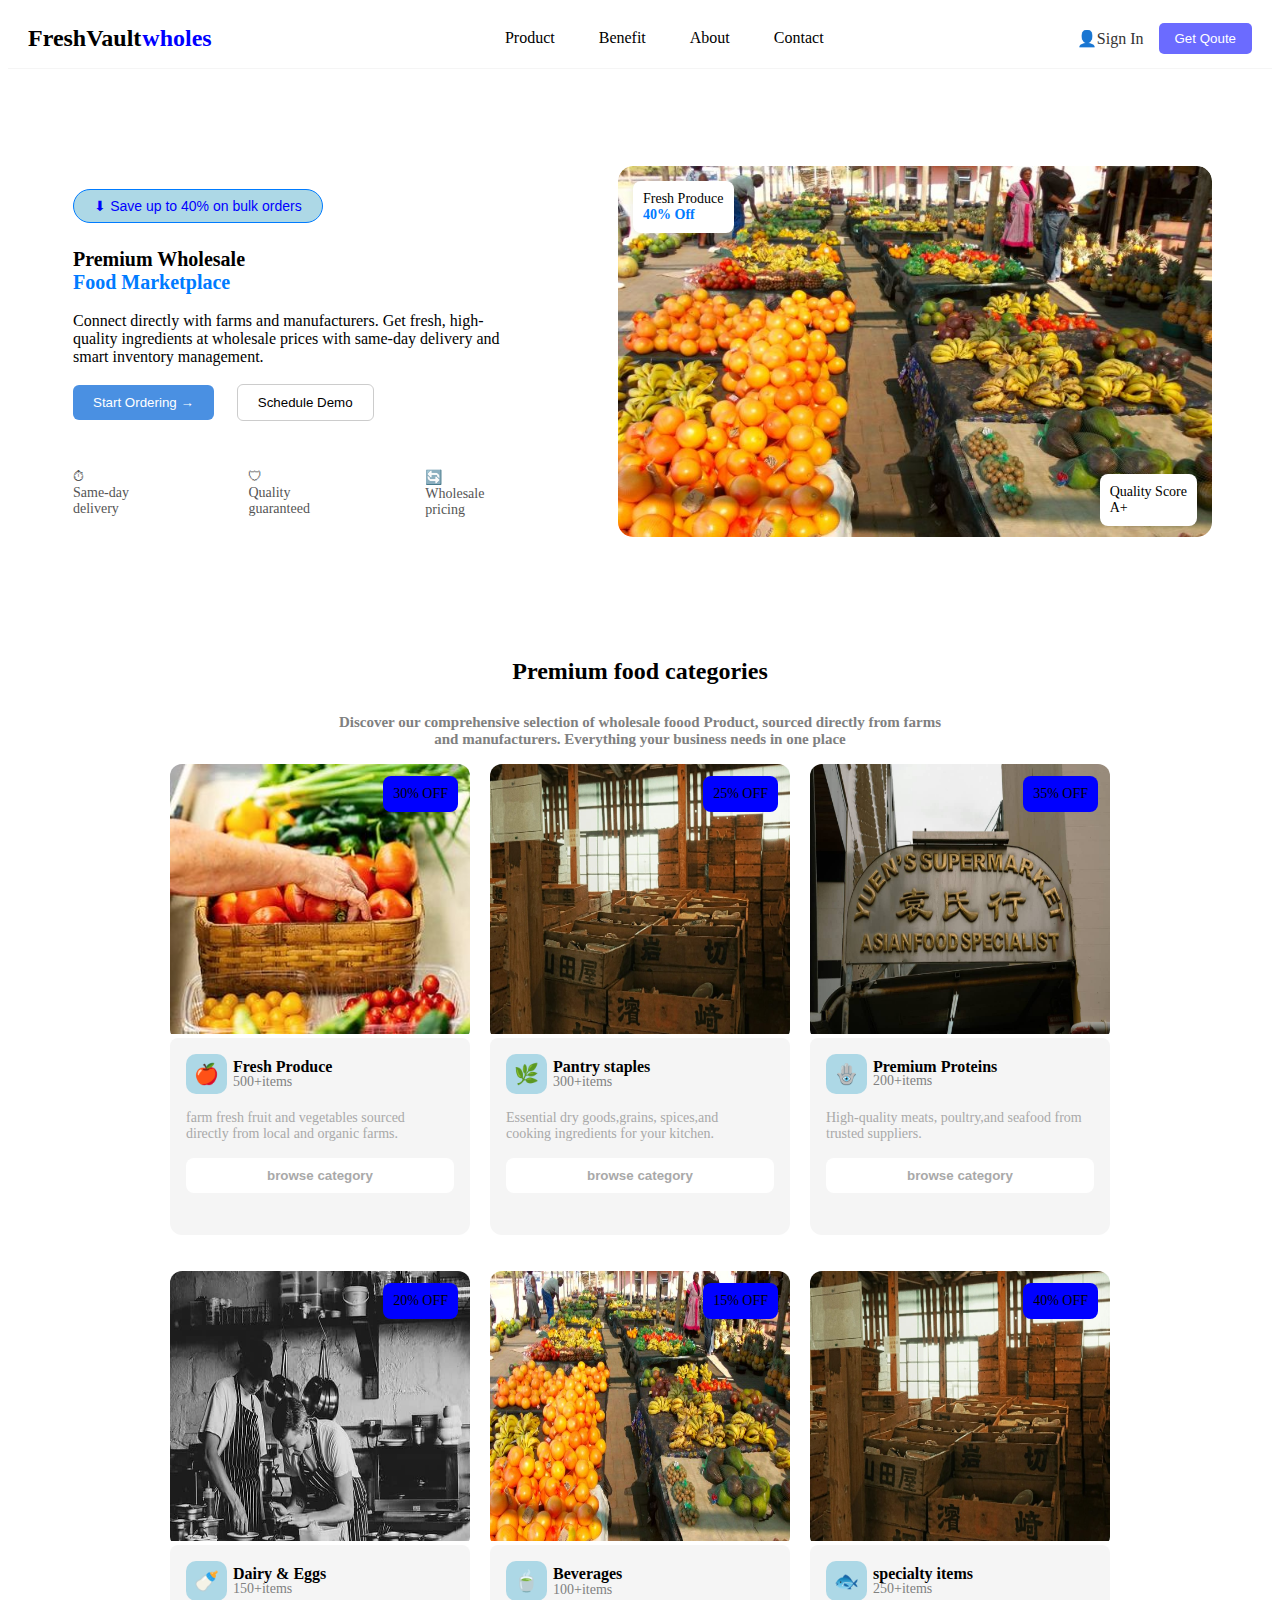
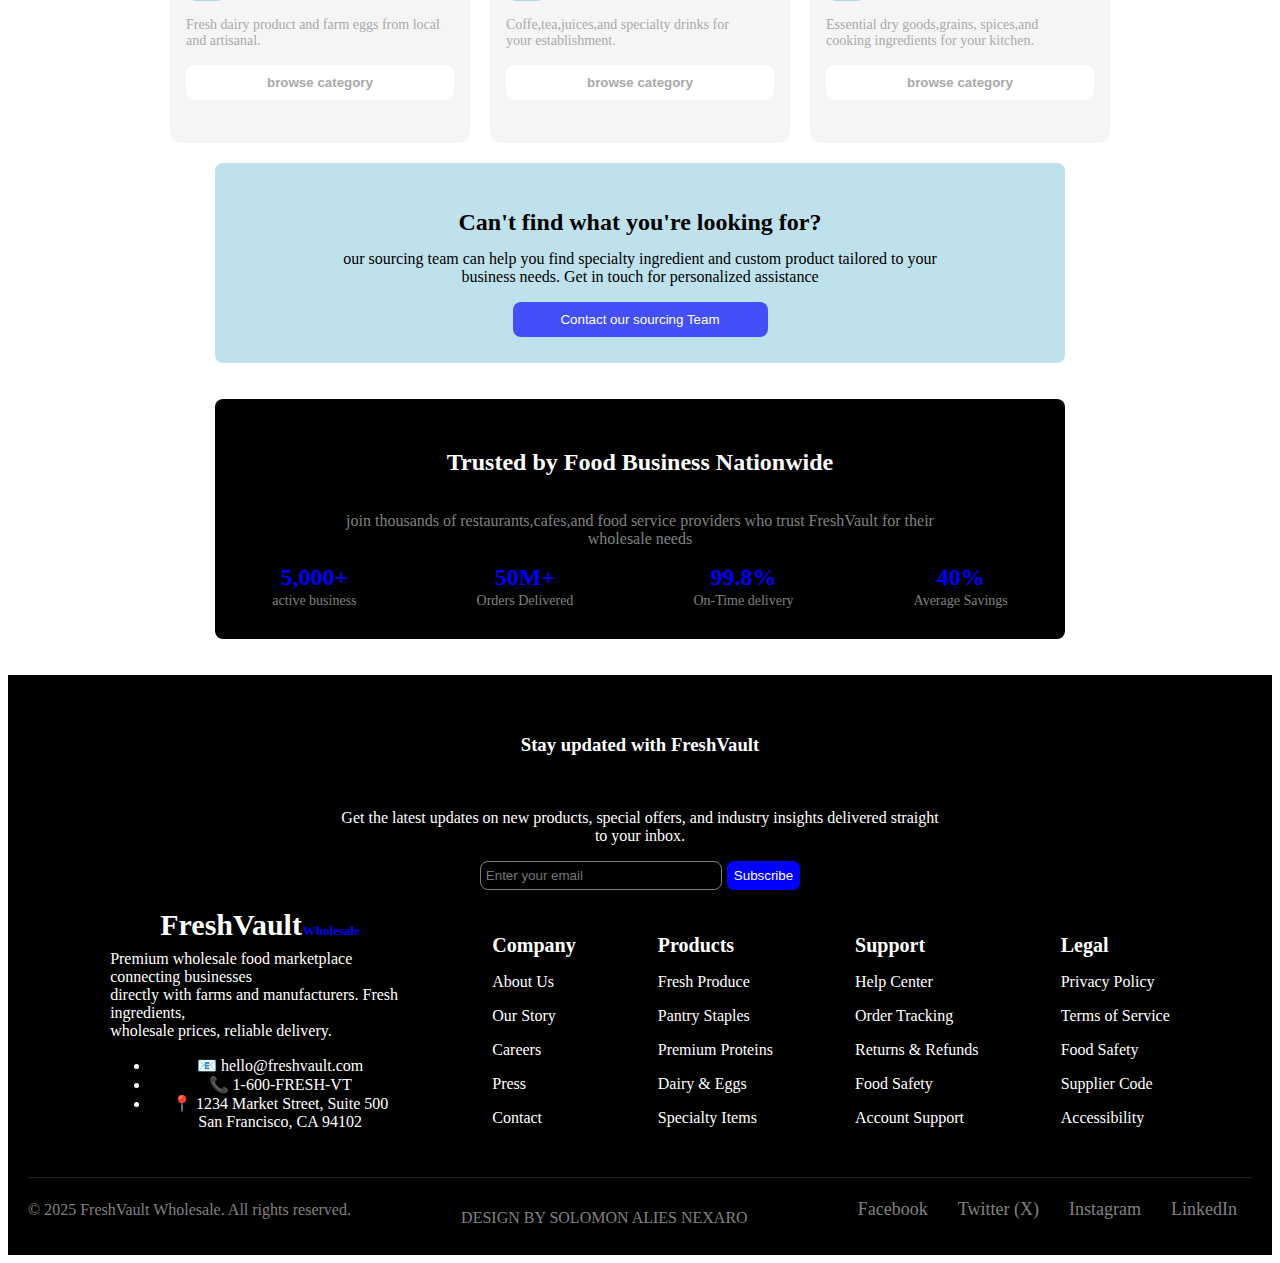
<file: NEX Project/dawn 1 .html>
<!DOCTYPE html>
<html lang="en">
<head>
    <title>first p project</title>
    <style>
          /* Navbar Base (Mobile First) */
.navbar {
  background-color: white;
  display: flex;
  justify-content: space-between;
  align-items: center;
  padding: 0 20px;
  height: 60px;
  position: relative;
  border-bottom: 1px solid whitesmoke;
}

.logo {
  color: black;
  font-size: 24px;
  font-weight: bold;
}
.logo a {
  text-decoration: none;
  color: black;
}
.logo.first {
    color: black;
}
.logo .second {
    color: blue;
    margin-left: -5px;
}

.menu-toggle {
  display: block;
  font-size: 28px;
  color: white;
  cursor: pointer;
}

/* Nav Links hidden by default on mobile */
.nav-links {
  list-style: none;
  flex-direction: column;
  background-color:white;
  position: absolute;
  top: 60px;
  right: 0;
  width: 100%;
  display: none;
  justify-content: center;
  flex: 1;
}

.nav-links.show {
  display: flex;
}

.nav-links li {
  text-align: center;
  padding: 10px 0;
}

.nav-links li a {
  text-decoration: none;
  color: black;
  padding: 8px 12px;
  transition: background 0.3s;
}

.nav-links li a:hover {
  background-color: #555;
  border-radius: 5px;
}

/* ✅ Desktop Styles (768px and up) */
@media (min-width: 768px) {
  .menu-toggle {
    display: none;
  }

  .nav-links {
    flex-direction: row;
    position: static;
    display: flex !important;
    gap: 20px;
    width: auto;
  }

  .nav-links li {
    padding: 0;
  }
}
.nav-actions {
    display: flex;
    align-items: center;
    gap: 15px;
}
.signin {
    text-decoration: none;
    color: #333;
    font-weight: 500;
}
.quote-button {
    background-color: rgba(0, 0, 255, 0.58);
    color: white;
    border: none;
    padding: 8px 16px;
    border-radius: 5px;
    cursor: pointer;
}
.hero {
  display: flex;
  align-items: center;
  justify-content: space-between;
  padding: 60px;
  gap: 40px;
}

.hero-left {
  flex: 1;
  max-width: 500px;
  padding: 60px 60px 60px 20px;
  margin-left: -70px;
}

.hero-right {
  flex: 1;
  position: relative;
}

.image-wrapper {
  position: relative;
  border-radius: 15px;
  overflow: hidden;
}

.image-wrapper img {
  width: 100%;
  border-radius: 15px;
}

/* Labels on image */
.labelll-top22, .labelll-bottom22 {
  position: absolute;
  background: white;
  padding: 10px;
  border-radius: 8px;
  font-size: 14px;
  box-shadow: 0 0 8px rgba(0,0,0,0.1);
}

.labelll-top22 {
  top: 15px;
  left: 15px;
}

.labelll-top22 span {
  color: #007bff;
  font-weight: bold;
}

.labelll-bottom22 {
  bottom: 15px;
  right: 15px;
}

.labelll-bottom span {
  color: #28a745;
  font-weight: bold;
}

/* Buttons */
.primary-btn {
  background-color: #4a90e2;
  color: white;
  border: none;
  padding: 10px 20px;
  margin-right: 19px;
  border-radius: 6px;
}
.hero-buttons {
  margin-left: 55px;
}
  .badge {
    margin-bottom: 40%;
    margin-left: 55px;
    width: 250px;
    padding: 8px 16px ;
    background-color: lightblue;
    color: blue;
    border: 1px solid #007bff;
    border-radius: 20px;
    font-weight: 500;
    font-size: 14px;
    cursor: pointer;
  }
  .market-heading p {
    font-size: 20px;
    font-weight: 600;
    margin: 0;
  }
  .market-heading {
    margin-top: -35%;
    margin-left: 55px;
  }
  .market-heading span {
    font-weight: normal;
  }
    
  .market-link {
    font-size: 20px;
    font-weight: 600;
    color: #007bff;
    text-decoration: none;
  }

.secondary-btn {
  background-color: white;
  border: 1px solid #ccc;
  padding: 10px 20px;
  border-radius: 6px;
}


/* Icons/Features */
.features {
  margin-top: 30px;
  display: flex;
  gap: 80px;
  font-size: 14px;
  color: #555;
  margin-left: 55px;
}
@media (max-width: 768px) {
  .hero {
    flex-direction: column;
    padding: 30px 20px;
  }

  .hero-left, .hero-right {
    max-width: 100%;
    padding: 0;
  }

  .hero-right img {
    width: 100%;
    height: auto;
    max-height: none;
    border-radius: 10px;
  }

  .hero-buttons {
    flex-direction: column;
    gap: 10px;
  }

  .hero-buttons button {
    width: 100%;
  }

  .features {
    flex-direction: column;
    gap: 15px;
  }
}
  
 h3{
            display: flex;
            justify-content: center;
        }
        .generalcontent{
            display: flex;
            flex-direction: row;
            gap: 20px;
            justify-content: center;
            align-items: center;
            
        }
        .premium{
         font-size:15px;
         font-weight: bold;
         color: gray;
         display: flex;
         justify-content: center;
         align-items: center;
         padding: 16px;
         text-align: center;
         margin-top: -2%;

        }
         .farmproduce{
            max-width: 300px;
            border-radius: 12px;
            overflow: hidden;
            background-color: white;
         }
        .image-brob{
     position: relative;
     border-radius: 8px;
     overflow: hidden;
        }
        .label-top{
       top: 12px;
       right: 12px;
       position: absolute;
      background: blue;
      padding: 10px;
      border-radius: 8px;
      font-size: 14px;
      cursor: pointer;
        }
        .content{
            padding: 16px;
            border-radius: 8px;
            background-color: whitesmoke;

             
        }
        .content-header{
            display: flex;
            align-items: center;
            gap: 6px;
        }
        .vegtables{
            margin: 16px 0;
            font-size: 14px;
            color: darkgray;
            border-radius: 20px;
        }
        .categorybutton{
           width: 100%;
           padding: 10px;
           background: white;
           border-radius: 8px;
           font-weight: bold;
           color:darkgray;
           cursor: pointer;
           outline: none;
           border: none;
         margin-bottom: 10%;
        }
        .abox{
            background-color: lightblue;
            color: blue;
            padding: 8px;
            border-radius: 10px;
            font-size: 20px;
        }
      .fresh-h{
        font-weight: bold;
      }
      .fresh-p{
        font-size: 14px;
        color: gray;
        margin-top: -2%;
      }
      .fresh{
        display: flex;
        flex-direction: column;
      }
      .sourcing{
        background-color: rgba(173, 216, 230, 0.776);
        width: 850px;
        height: 200px;
        border-radius: 8px;
        display: flex;
        justify-content: center;
        flex-direction: column;
        align-items: center;
      }
      .sourcing p{
        text-align: center;
        margin-top: -5%;
      }
      .sourcing button{
        background-color: rgba(0, 0, 255, 0.651);
        width: 30%;
        padding: 10px;
        border-radius: 8px;
        display: flex;
        justify-content: center;
        align-items: center;
        color: white;
        outline: none;
        border: none;
      }
      main{
        display: flex;
        flex-direction: column;
        justify-content: center;
        align-items: center;
      }
      .trusted{
         background-color: black;
        width: 850px;
        height: 240px;
         display: flex;
        justify-content: center;
        flex-direction: column;
        align-items: center;
        border-radius: 8px;
        color: white;
        text-align: center;
      }
      .trusted h2{
        font-size: 24px;
      }
      .trusted p{
        color: gray;
      }

  .active-g{
    display: flex;
    justify-content: space-between;
    gap: 120px;
  }
  .active-top {
  color: blue;
  display: block;
  font-weight: bolder;
  font-size: 24px;
  }

  .active-bottom {
  color:gray;
  font-size: 14px;
    }
  .active-box{
  text-align: center;
  }
  .row{
    display: flex;
    justify-content: center;
    align-items: center;
    gap: 20px;
    margin-bottom: 20px;
  }
  .downlast{
    background-color: black;
    height: 500px;
    color: white;
    padding: 40px 20px;
  }
  .downlast p{
    text-align: left;
  }

  .downlast h4 {
    font-size: 20px;
    margin-bottom: 10px;
  }
   .downlast form {
    display: flex;
    justify-content: center;
    gap: 5px;
   }
   .downlast input {
    padding: 5px;
    background-color: black;
    color: white;
    outline: none;
    border-radius: 8px;
    border: 1px solid grey;
    width: 230px;
   }
    .downlast button {
      background-color: blue;
      color: white;
      border-radius: 7px;
      padding: 7px;
      border: none;
    }
    .downtop p{
      text-align: center;
    }

    .fres {
  font-size: 24px;
  font-weight: bold;
  }
 .fres.first {
    color:white;
    font-size: 30px;
  }
 .fres .second {
  font-size: small;
    color: blue;
    margin-left: -5px;
} 
 .vault{
  margin-left:-0%;
 }
 .company{
  display: flex ;
  flex-wrap: wrap;
  text-align: left;
  gap: 0px;
  margin: 0;
  justify-content: space-evenly;
  align-items: flex-start;
  max-width: 1900px;
 }
  .media {
  display: flex;
  gap: 15px;
  
  }
  .media h4 span {
    font-size: 16px;
    margin-bottom: 10px;
  }
  .media a {
    display: inline-block;
    margin-right: 15px;
    font-size: 18px;
    color:gray;
    text-decoration: none;
  }
   .copyright {
    border-top:1px solid #222 ;
    margin-top: 30px;
    padding: 15px 0;
    display: flex;
    justify-content: space-between;
    align-items: center;
    color:grey;
    text-align: center;
   }
   .copyright p{
    margin-bottom: 0px;
   }
   .brandinfo {
     flex: 1 1 300px;
     max-width: 300px;
     text-align: center;
   }
   .brandinfo h4 {
    font-size: 20px;
    margin-bottom:10px ;
   }
   .brandinfo p {
     margin: 8px 0;
   }
   .mbottoms {
    border-top: 1px solid #222;
    margin-top: 30px;
    padding: 15px 0;

   }
   .mbottoms p {
    font-size: 14px;
    color: #888;
    margin-bottom: 10px;
   }
    </style>
</head>
<body>
      <nav class="navbar">
    <div class="logo"><span class="first"> <a href="dawn 1 .html">FreshVault</span>
    <span class="second">wholes</a></span></div>
    <div class="menu-toggle" id="menu-toggle">☰</div>
    <ul class="nav-links" id="nav-links">
      <li><a href="dawn2.htm" target="_blank">Product</a></li>
      <li><a href="#">Benefit</a></li>
      <li><a href="dawn about us .html" target="_blank">About</a></li>
      <li><a href="#">Contact</a></li>
    </ul>
    <div class="nav-actions">
        <a href="dawn3.html" target="_blank" class="signin">👤Sign In</a>
        <button class="quote-button"> Get Qoute</button>
    </div>
  </nav>
  <section class="hero">
  <div class="hero-left">
    <button class="badge">⬇ Save up to 40% on bulk orders</button>
    <br> 
    <div class="market-heading">
    <p>Premium Wholesale<br><a href="#" class="market-link">Food Marketplace</a></p> <br>
      <span> Connect directly with farms and manufacturers. Get fresh,
       high-quality ingredients at wholesale prices with same-day
        delivery and smart inventory management.</span></div> <br>
    
    <div class="hero-buttons">
      <button class="primary-btn">Start Ordering →</button>
      <button class="secondary-btn">Schedule Demo</button>
    </div> <br>

    <div class="features">
      <div>⏱ <br>Same-day delivery</div>
      <div>🛡<br> Quality guaranteed</div>
      <div>🔄 <br>Wholesale pricing</div>
    </div>
  </div>

  <div class="hero-right">
    <div class="image-wrapper">
      <img src="image\750x469-0-0-1-80-r_du_plessis_cXvqCw0m5WE_unsplash.jpg" alt="Marketplace"
      width="auto" height="auto"  />
      <div class="labelll-top22">Fresh Produce<br><span>40% Off</span></div>
      <div class="labelll-bottom22">Quality Score<br><span>A+</span></div>
    </div>
  </div>
</section>
 
         <h2 style="display: flex; justify-content: center;">
          Premium food categories</h2><br> 
     <div class="premium"> Discover our comprehensive selection of wholesale foood Product,
         sourced directly from farms<br> and manufacturers. 
         Everything your business needs in one place</div>
   <section class="generalcontent"> <div class="farmproduce"> <div class="image-brob">
     <img src="image\IMG-20250910-WA0001.jpg" alt="fresh" height="270" width="100%"><br> 
     <span class="label-top">30% OFF</span> </div> 
     <div class="content"> <div class="content-header">
    <div class="abox">🍎</div> <span class="fresh">
     <span class="fresh-h">Fresh Produce</span> 
         <span class="fresh-p" >500+items</span> </span> </div> <p class="vegtables"> 
       farm fresh fruit and vegetables sourced<br> directly from local and organic farms. </p> 
        <button class="categorybutton">browse category</button> </div> </div> <div class="farmproduce">
        <div class="image-brob"> <img src="image\IMG-20250910-WA0000(1).jpg" alt="fresh" width="100%" height="270"><br>
       <span class="label-top">25% OFF</span> </div> 
       <div class="content"> <div class="content-header">
         <div class="abox">🌿</div> <span class="fresh"> 
       <span class="fresh-h">Pantry staples</span> 
       <span class="fresh-p" >300+items</span> 
        </span> </div> <p class="vegtables"> Essential dry goods,grains, spices,and<br> 
          cooking ingredients for your kitchen. </p>
            <button class="categorybutton">browse category</button>
          </div>
        </div>
        <div class="farmproduce"> <div class="image-brob">
      <img src="image\IMG-20250913-WA0012.jpg" alt="fresh" width="100%" height="270"><br>
       <span class="label-top">35% OFF</span> </div>
        <div class="content">
       <div class="content-header">
       <div class="abox">🪬</div> <span class="fresh"> 
       <span class="fresh-h">Premium Proteins</span>
      <span class="fresh-p" >200+items</span>
      </span> 
       </div> 
        <p class="vegtables"> High-quality meats, poultry,and seafood from <br> trusted suppliers. </p> 
       <button class="categorybutton">browse category</button> 
      </div>
      </div> </section> <br><br>
      <div class="row"> <div class="farmproduce"> 
      <div class="image-brob"> <img src="image\IMG-20250913-WA0013.jpg" alt="fresh" width="100%" height="270"><br>
        <span class="label-top">20% OFF</span> </div> <div class="content"> 
       <div class="content-header"> <div class="abox">🍼</div> <span class="fresh"> 
       <span class="fresh-h">Dairy & Eggs</span> <span class="fresh-p" >150+items</span>
       </span> </div> <p class="vegtables"> Fresh dairy product and farm eggs from local<br> and artisanal. </p> 
      <button class="categorybutton">browse category</button> </div> </div>
      
      <div class="farmproduce"> 
      <div class="image-brob"> 
        <img src="image\750x469-0-0-1-80-r_du_plessis_cXvqCw0m5WE_unsplash.jpg" alt="fresh" width="100%" height="270"><br>
      <span class="label-top">15% OFF</span> </div> 
      <div class="content"> 
      <div class="content-header">
     <div class="abox">🍵</div> 
     <span class="fresh"> 
    <span class="fresh-h">Beverages</span>
     <span class="fresh-p" >100+items</span>
    </span>
   </div> 
   <p class="vegtables"> Coffe,tea,juices,and specialty drinks for<br> your establishment. </p>
   <button class="categorybutton">browse category</button>
   </div> 
  </div> 

     <div class="farmproduce"> 
    <div class="image-brob">
     <img src="image\IMG-20250910-WA0000(1).jpg" alt="fresh" width="100%" height="270"><br> 
    <span class="label-top">40% OFF</span> </div> <div class="content"> 
      <div class="content-header">
     <div class="abox">🐟</div>
    <span class="fresh"> 
      <span class="fresh-h">specialty items</span>
      <span class="fresh-p" >250+items</span>
     </span> </div> <p class="vegtables"> Essential dry goods,grains, spices,and<br>
    cooking ingredients for your kitchen. </p>
    <button class="categorybutton">browse category</button>
     </div>
      </div> </div> 

       <main> 
    <footer class="sourcing"> 
  <h2>Can't find what you're looking for?</h2><br><br>
    <p> our sourcing team can help you find specialty ingredient and custom product tailored to your <br> 
    business needs. Get in touch for personalized assistance </p> 
    <button type="submit">Contact our sourcing Team</button>
   </footer><br><br> <div class="trusted"> 
    <h2> Trusted by Food Business Nationwide</h2>
     <p> join thousands of restaurants,cafes,and food service providers who trust FreshVault for their <br>
     wholesale needs </p> <div class="active-g">
    <div class="active-box"> <span class="active-top">5,000+ <br></span>
     <span class="active-bottom ">active business </span> </div> 
     <div class="active-box"> <span class="active-top">50M+<br></span> 
    <span class="active-bottom ">Orders Delivered</span> </div> 
    <div class="active-box">
     <span class="active-top">99.8% <br></span> 
     <span class="active-bottom ">On-Time delivery </span> </div>       
     <div class="active-box"> <span class="active-top">40% <br></span>
       <span class="active-bottom ">Average Savings </span> </div>
       </div> </div>
       </main> <br> <br>


        <footer class="downlast">
  <div class="downtop">
    <h3>Stay updated with FreshVault</h3>
    <br>
    <p>
      Get the latest updates on new products, special offers,
      and industry insights delivered straight <br>
      to your inbox.
    </p>
  </div>

  <form>
    <input type="email" id="email" placeholder="Enter your email">
    <button type="submit">Subscribe</button>
  </form>
  <br>

  <div class="company">
    <div class="brandinfo">
      <div class="fres">
        <span class="fres first">FreshVault</span>
        <span class="second">Wholesale</span>
      </div>
      <p>
        Premium wholesale food marketplace connecting businesses <br>
        directly with farms and manufacturers. Fresh ingredients, <br>
        wholesale prices, reliable delivery.
      </p>
      <ul class="contact-info">
        <li>📧 hello@freshvault.com</li>
        <li>📞 1-600-FRESH-VT</li>
        <li>📍 1234 Market Street, Suite 500 <br>San Francisco, CA 94102</li>
      </ul>
    </div>

             
    <div>
      <h4>Company</h4>
      <p>About Us</p>
      <p>Our Story</p>
      <p>Careers</p>
      <p>Press</p>
      <p>Contact</p>
    </div>

    <div>
      <h4>Products</h4>
      <p>Fresh Produce</p>
      <p>Pantry Staples</p>
      <p>Premium Proteins</p>
      <p>Dairy & Eggs</p>
      <p>Specialty Items</p>
    </div>

    <div>
      <h4>Support</h4>
      <p>Help Center</p>
      <p>Order Tracking</p>
      <p>Returns & Refunds</p>
      <p>Food Safety</p>
      <p>Account Support</p>
    </div>

    <div>
      <h4>Legal</h4>
      <p>Privacy Policy</p>
      <p>Terms of Service</p>
      <p>Food Safety</p>
      <p>Supplier Code</p>
      <p>Accessibility</p>
    </div>


    
  </div>


  <div class="copyright">
    © 2025 FreshVault Wholesale. All rights reserved.
        <p>DESIGN BY SOLOMON ALIES NEXARO</p>
  <div class="media">
      <a href="#">Facebook</a>
      <a href="#">Twitter (X)</a>
      <a href="#">Instagram</a>
      <a href="#">LinkedIn</a>
    </div>
   </div>


</div>
</footer>



    <script src="nav bar\nav1script.js"></script>
</body>
</html>
</file>
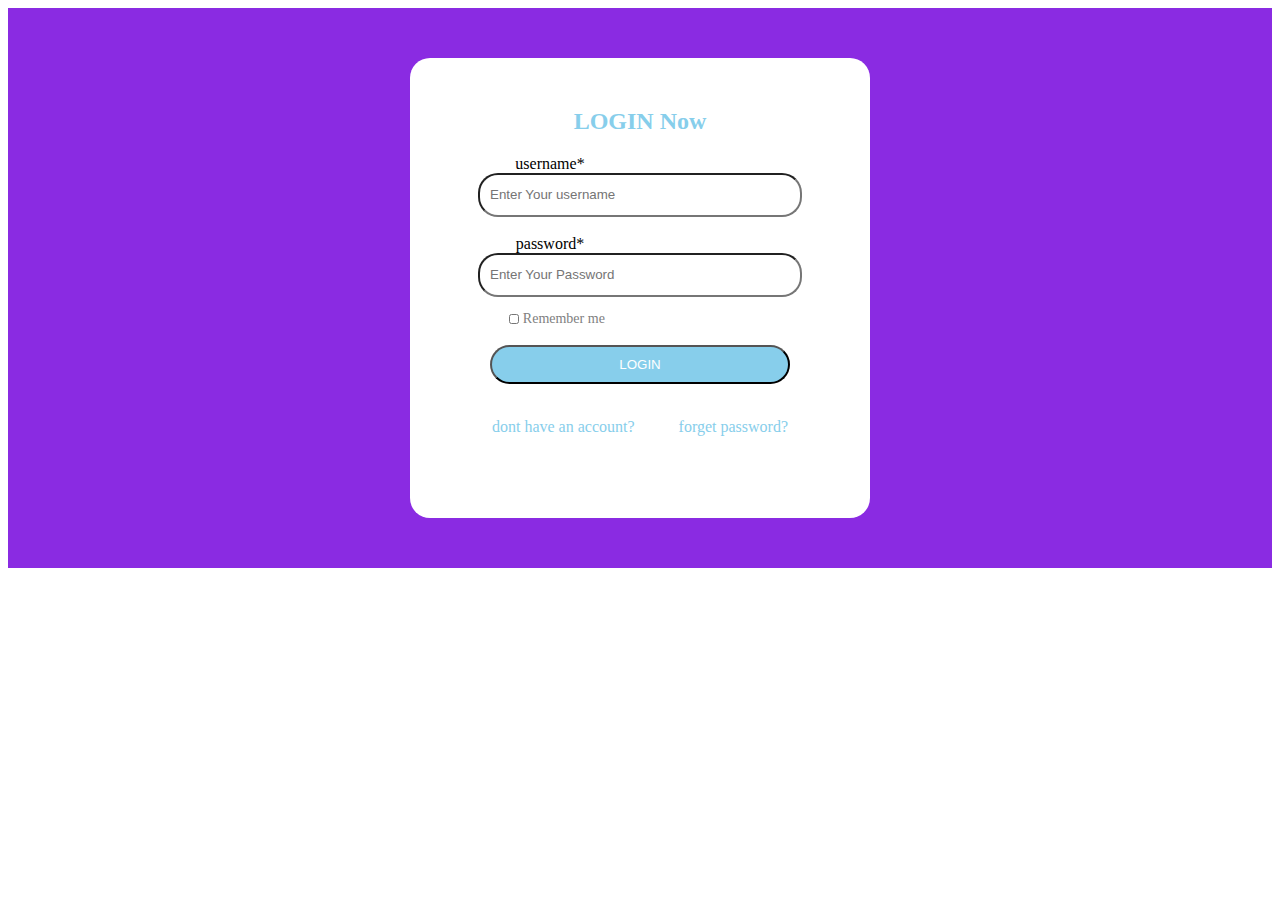
<file: NEX Project/login.html>
<!DOCTYPE html>
<html lang="en">
<head>
    <title>login form page </title>
    <style>
        label{
           display: block;
           margin-left: -45%;
        }
        .form-box input {
        border-radius: 20px;
        width: 300px;
        height: 20px;
        padding: 10px;
        

        }
        h2{
            color: skyblue;
        }
        input[type="checkbox"] {
            width: auto;
            margin-left: -45%;
            display: inline;
            
        }
        form{
            background-color: white;
            display: flex;
            flex-direction: column;
            align-items: center;
            padding: 30px;
            width: 400px;
            height: 400px;
            border-radius: 20px;
        
        }
        button{
            background-color: skyblue;
            width: 300px;
            padding: 10px;
            border-radius: 30px;
            color: white;
        }
        
        .form-box{
            background-color: blueviolet;
            display: flex;
            flex-direction: column;
            justify-content: center;
            align-items: center;
            padding: 30px;
            height: 500px;
        }
        p{
            display: flex;
            color: skyblue;
            
         }
         .remember-me{
      display:flex;
      font-size: 14px;
      color: gray;
      margin-top: -4px;
      margin-left: -20%;
    }
    .remember-me input {
      width: 12px;
      height: 10px;
    }
    .remember-me label{
      margin-left: 0px;
      cursor: pointer;
      margin-top: -0px;
      display: flex;
    }
        
        
    </style>
</head>
<body>
    <div class="form-box">
     <form>
           <H2>LOGIN  Now</H2> 
        <label for="name">username*</label>
        <div class="">

        </div>
        <input type="text" id="name" placeholder="Enter Your username"><br>
        <label for=" pass"> password*</label>
        <input type="password" id="pass" placeholder="Enter Your Password"><br>
          <div class="remember-me">
            <input type="checkbox">
             <label for="rememberme">Remember me</label><br>
          </div><br>
          <button type="submit">LOGIN</button><br>
          <p>dont have an account? &nbsp;  &nbsp;  &nbsp;  &nbsp;  &nbsp;     
            forget password?</p> 
     </form>
    
    </div>
</body>
</html>
</file>
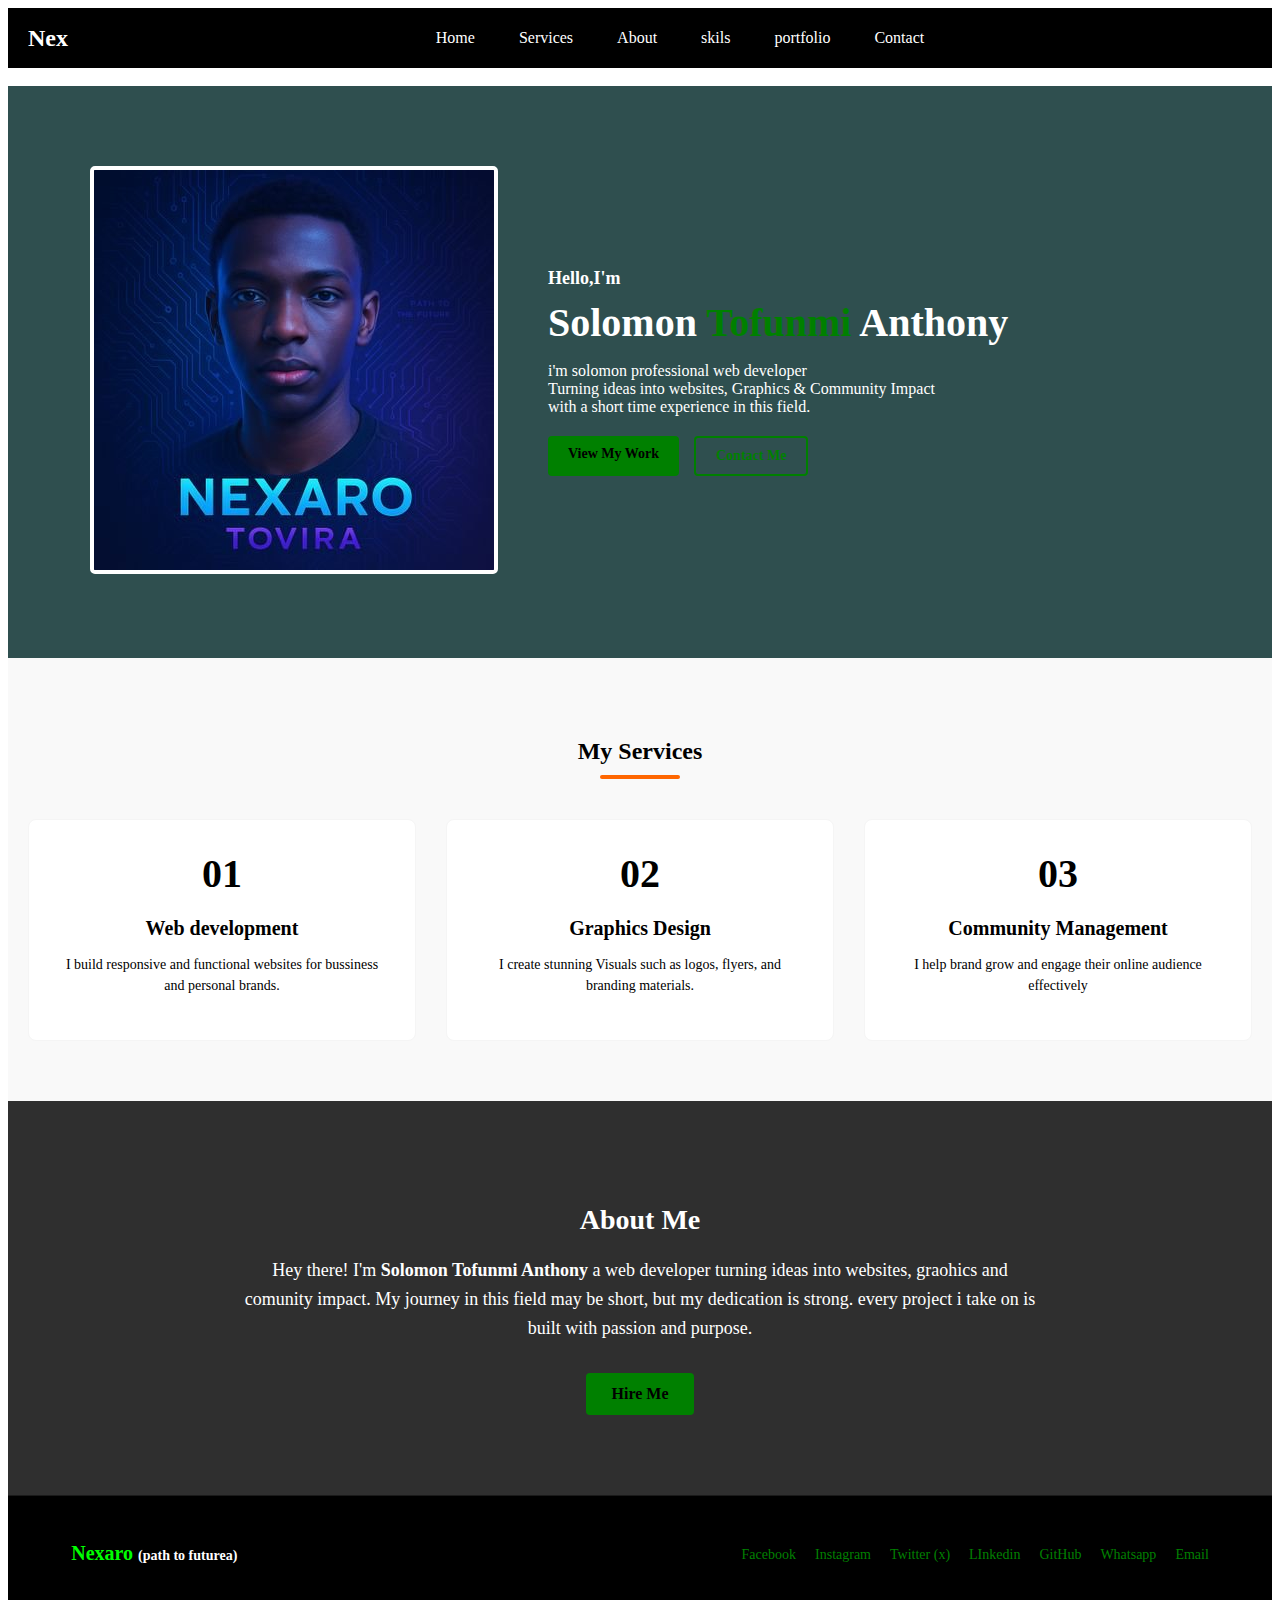
<file: NEX Project/portfolio.html>
<!DOCTYPE html>
<html lang="en">
<head>
    <meta charset="UTF-8">
    <meta name="viewport" content="width=device-width, initial-scale=1.0">
    <title>Nex port</title>
    <style>
        /* Navbar Base (Mobile First) */
.navbar {
  background-color: black;
  display: flex;
  justify-content: space-between;
  align-items: center;
  padding: 0 20px;
  height: 60px;
  position: relative;
}

.logo {
  color: #fff;
  font-size: 24px;
  font-weight: bold;
}

.menu-toggle {
  display: block;
  font-size: 28px;
  color: white;
  cursor: pointer;
}

/* Nav Links hidden by default on mobile */
.nav-links {
  list-style: none;
  flex-direction: column;
  background-color: none;
  position: absolute;
  top: 60px;
  right: 0;
  width: 100%;
  display: none;
  justify-content: center;
  flex: 1;
}

.nav-links.show {
  display: flex;
}

.nav-links li {
  text-align: center;
  padding: 10px 0;
}

.nav-links li a {
  text-decoration: none;
  color: white;
  padding: 8px 12px;
  transition: background 0.3s;
}

.nav-links li a:hover {
  background-color: #0f0;
  border-radius: 5px;
}

/* ✅ Desktop Styles (768px and up) */
@media (min-width: 768px) {
  .menu-toggle {
    display: none;
  }

  .nav-links {
    flex-direction: row;
    position: static;
    display: flex !important;
    gap: 20px;
    width: auto;
  }

  .nav-links li {
    padding: 0;
  }
}
  header {
      display: flex ;
      justify-content: center!important;
      align-items: center;
  }
    .intro {
      background: darkslategray;
      color: #fff;
      padding: 80px 5%;
      display: flex;
      justify-content: center;
    }
    .intro-container {
      display: flex;
      align-items: center;
      gap:50px ;
      max-width: 1100px;
      width: 100%;
    }
    .intro-image img {
      border-radius: 5px;
      border: 4px solid #fff;
    }
    .intro-text h4 {
      font-size: 18px;
      margin: 0;
    }
    .intro-text h1 {
      font-size: 40px;
      margin: 10px 0;
      font-weight: bold;
    }
    .intro-text h1 span {
      color:green;
    }
    .intro-text  p {
      font-size: 16px;
      margin-bottom: 20px;
    }
    .intro-buttons {
      display: flex;
      gap: 15px;
    }
    .intro-buttons .btn,
    .intro-buttons .btn-alt {
      padding: 10px 20px;
      border-radius: 4px;
      font-size: 14px;
      text-decoration: none;
      font-weight: bold;
      transition: 0.3s;
    }
    .intro-buttons .btn {
      background-color: green;
      color:black;
    }
    .intro-buttons .btn-alt {
      border: 2px solid green;
      color: green;
    }
    .intro-buttons .btn:hover {
      background-color: #0c0;
    }
    .intro-buttons .btn-alt:hover {
      background-color: green;
      color: black;
    }
    .services {
      padding: 60px 20px;
      background-color: #f9f9f9;
    }
    .services h2 {
      text-align: center;
      margin-bottom: 10px;
    }
     .services .underline {
      width: 80px;
      height: 4px;
      background-color: #ff6600;
      margin: 0 auto 40px auto;
      border-radius: 2px;
      text-align: center;
    }
    .services-container {
      display: flex;
      gap: 30px;
      justify-content: center;
      flex-wrap: wrap;
    }
    .services-box {
      flex: 1;
      padding: 30px;
      border: 1px solid whitesmoke;
      text-align: center;
      border-radius: 8px;
      transition: 0.3s;
      background-color: #fff;
    }
    .services-box:hover {
      border-color: green;
      transform: scale(1.03);
    }
    .services-number {
      font-size: 40px;
      font-weight: bold;
      margin-bottom: 10px;
    }
    .services-box h3 {
      font-size:  20px ;
      margin-bottom: 10px;
    }
    .services-box p {
      font-size: 14px;
      line-height: 1.5;
    }
    .about {
      background-color: #2f2f2f;
      color: white;
      padding: 80px 5%;
      text-align: center;
    }
    .about-container {
      max-width: 800px;
      margin: 0 auto;
    }
    .about-title{
      font-size: 28px;
      font-weight: bold;
      margin-bottom: 20px;
    }
    .about p {
      font-size: 18px;
      line-height: 1.6;
      margin-bottom: 30px;
    }
    .about-btn {
      display: inline-block;
      padding: 12px 25px;
      background-color: green;
      color:black;
      font-weight: bold;
      text-decoration: none;
      border-radius: 4px;
      transition: 0.3s;
    }
    .about-btn:hover {
      background-color: #0c0;
    }
    .footer {
      background-color:black;
      display: flex;
      justify-content: space-between;
      align-items: center;
      padding: 30px 5%;
      border-top:1px solid rgba(255, 255, 255, 0.1) ;
    }
    .footer-left h2 {
      font-size: 20px;
      color: #0f0;
    }
    .footer-left span {
      font-size: 14px;
      color: white;
    }
    .footer-right a {
      color: green;
      margin-left: 15px;
      font-size: 14px;
      text-decoration: none;
      transition: 0.3s;
    }
    .footer-right a:hover {
      opacity: 0.7;
    }
    </style>
</head>
<body>
     <nav class="navbar">
    <div class="logo">Nex</div>
    <div class="menu-toggle" id="menu-toggle">☰</div>
    <ul class="nav-links" id="nav-links">
      <li><a href="#">Home</a></li>
      <li><a href="#">Services</a></li>
      <li><a href="#">About</a></li>
      <li><a href="#">skils</a></li>
      <li><a href="#">portfolio</a></li>
      <li><a href="#">Contact</a></li>
    </ul>
  </nav> <br> 
     <header class="intro">
      <div class="intro-container">
        <div class="intro-image">
     <img src="image\20250717_131722.jpg" alt=""> </div>
       <div class="intro-text">
     <h4>Hello,I'm</h4> 
     <h1> Solomon <span>Tofunmi</span>
        Anthony</h1>
       <p>
        i'm solomon professional web developer  <br> 
        Turning ideas into websites, Graphics & Community Impact <br>
         with a short time experience in this field.
       </p>  
        <div class="intro-buttons">
         <a href="portfolio" class="btn"> View My Work </a>
         <a href="contact" class="btn-alt"> Contact Me</a>
        </div>

       </div>

      </div>
    </header>
     
    <section class="services">
      <h2> My Services</h2>
      <div class="underline"></div>
      <div class="services-container"> 
          <div class="services-box"> 
            <div class="services-number">01</div>
            <h3>Web development</h3>
            <p> 
              I build responsive and 
              functional websites for bussiness and 
              personal brands.
            </p>
          </div>
           
          <div class="services-box">
            <div class="services-number">02</div>
            <h3> Graphics Design</h3>
            <p>
              I create stunning Visuals such 
              as logos, flyers, and branding materials.
            </p>
          </div>

          <div class="services-box">
            <div class="services-number">03</div>
            <h3>Community Management </h3>
            <p>
              I help brand grow and engage
              their online audience  effectively
            </p>
          </div>

      </div>
    </section>
          
       <section class="about">
        <div class="about-container">
          <h2 class="about-title">About Me</h2>
          <p>
            Hey there! I'm <b>Solomon Tofunmi Anthony</b>
            a web developer turning ideas into websites, graohics
            and comunity impact.
              My journey in this field may be short, but my dedication is 
              strong. every project i take on is built with passion and
              purpose.
          </p>
          <a href="https://wa.me/2349030438327" class="about-btn">Hire Me</a>
        </div>
       </section>

       <footer class="footer">
         <div class="footer-left">
          <h2>Nexaro <span>(path to futurea)</span> </h2>
         </div>
         <div class="footer-right">
          <a href="">Facebook</a>
          <a href="">Instagram</a>
          <a href="">Twitter (x)</a>
          <a href=""> LInkedin</a>
          <a href="">GitHub</a>
          <a href="https://wa.me/2349030438327">Whatsapp</a>
          <a href="anthonysolomon073@gmail.com">Email</a>
         </div>
       </footer>
</body>
</html>
</file>
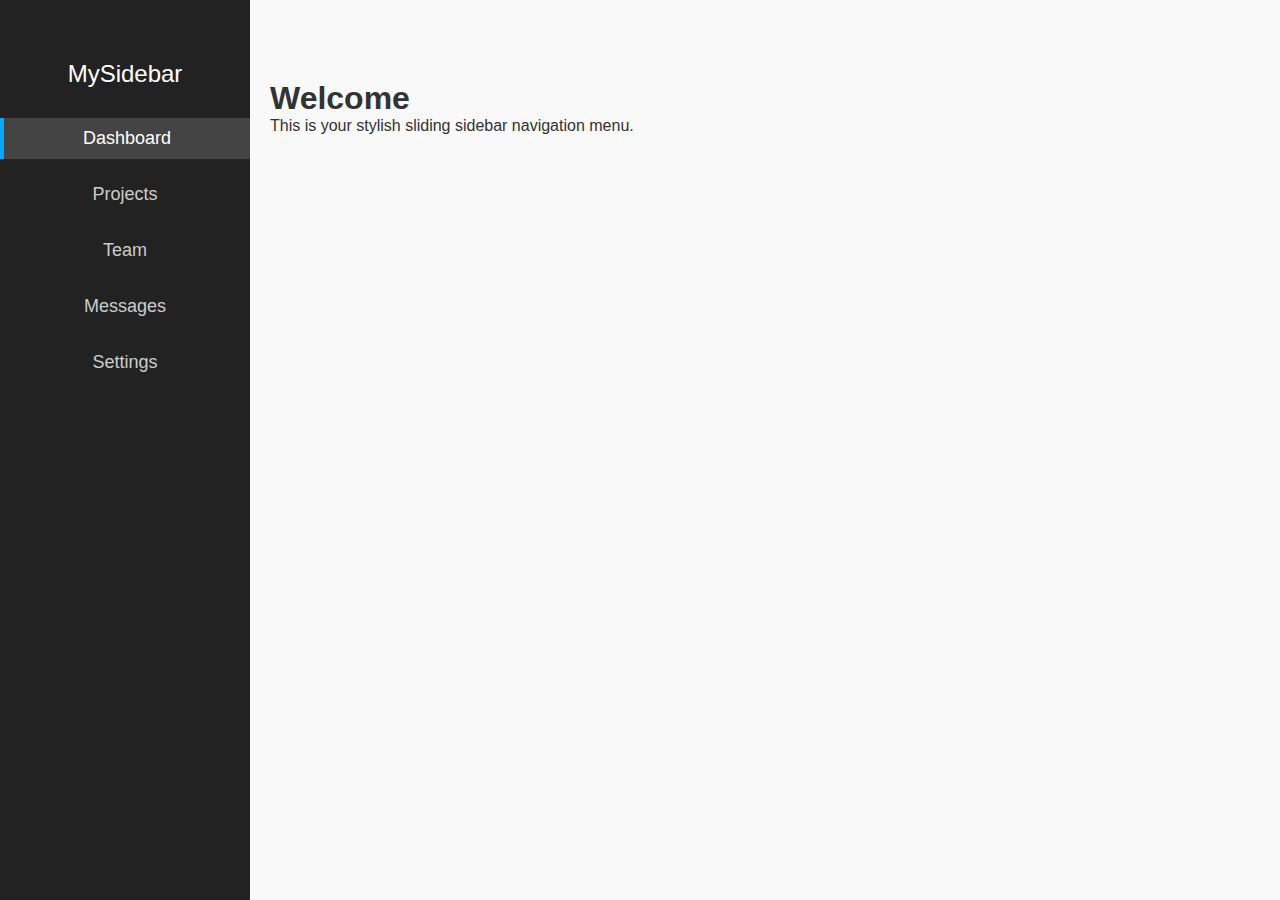
<file: NEX Project/nav bar/navbar2.html>
<!DOCTYPE html>
<html lang="en">
<head>
  <meta charset="UTF-8" />
  <meta name="viewport" content="width=device-width, initial-scale=1.0"/>
  <title>Sidebar Nav</title>
  <link rel="stylesheet" href="nav2style.css" />
</head>
<body>

  <div class="menu-toggle" id="menu-toggle">☰ </div>

  <aside class="sidebar" id="sidebar">
    <div class="logo">MySidebar</div>
    <ul class="sidebar-links">
      <li><a href="#" class="active">Dashboard</a></li>
      <li><a href="#">Projects</a></li>
      <li><a href="#">Team</a></li>
      <li><a href="#">Messages</a></li>
      <li><a href="#">Settings</a></li>
    </ul>
  </aside>

  <main class="content">
    <h1>Welcome</h1>
    <p>This is your stylish sliding sidebar navigation menu.</p>
  </main>

  <script src="nav2script.js"></script>
</body>
</html>
</file>
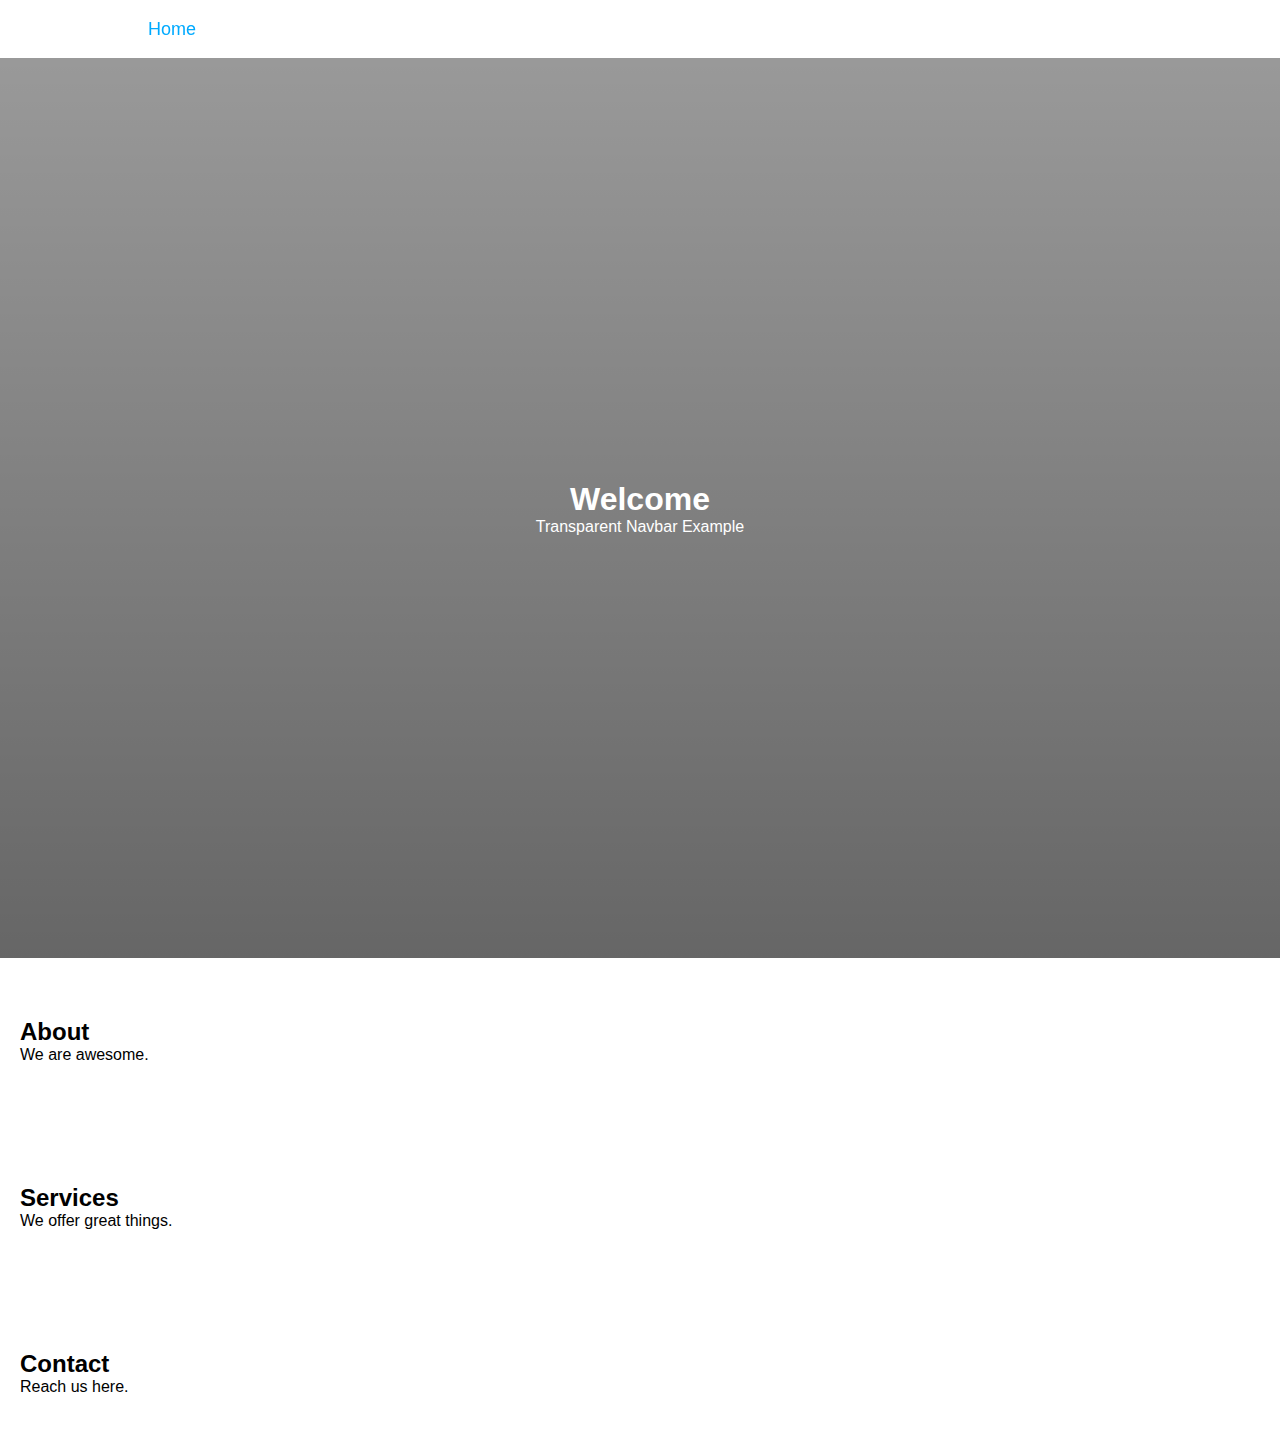
<file: NEX Project/nav bar/navbar3.html>
<!DOCTYPE html>
<html lang="en">
<head>
  <meta charset="UTF-8" />
  <meta name="viewport" content="width=device-width, initial-scale=1.0"/>
  <title>Sticky Transparent Nav</title>
  <style>
    * {
      margin: 0;
      padding: 0;
      box-sizing: border-box;
    }
    html {
      scroll-behavior: smooth;
    }
    body {
      font-family: Arial, sans-serif;
    }

    .navbar {
      position: sticky;
      top: 0;
      width: 100%;
      display: flex;
      justify-content: space-between;
      align-items: center;
      padding: 15px 20px;
      transition: background-color 0.3s;
      z-index: 999;
    }

    .navbar.transparent {
      background-color: transparent;
    }

    .navbar.solid {
      background-color: rgba(0, 0, 0, 0.85);
    }

    .logo {
      color: #fff;
      font-size: 24px;
    }

    .menu-toggle {
      font-size: 28px;
      color: #fff;
      cursor: pointer;
      display: block;
    }

    .nav-links {
      list-style: none;
      flex-direction: column;
      background-color: rgba(0, 0, 0, 0.95);
      position: absolute;
      top: 60px;
      right: 0;
      width: 100%;
      display: none;
    }

    .nav-links.show {
      display: flex;
    }

    .nav-links li {
      text-align: center;
      padding: 15px 0;
    }

    .nav-links li a {
      color: white;
      text-decoration: none;
      font-size: 18px;
    }

    .nav-links li a.active,
    .nav-links li a:hover {
      color: #0af;
    }

    @media (min-width: 768px) {
      .menu-toggle {
        display: none;
      }

      .nav-links {
        position: static;
        flex-direction: row;
        background: none;
        display: flex !important;
        gap: 20px;
      }

      .nav-links li {
        padding: 0;
      }
    }

    .hero {
      height: 100vh;
      background: linear-gradient(rgba(0,0,0,0.4), rgba(0,0,0,0.6)), url('https://via.placeholder.com/1200x800') center/cover no-repeat;
      display: flex;
      justify-content: center;
      align-items: center;
      flex-direction: column;
      color: white;
      text-align: center;
    }

    section {
      padding: 60px 20px;
    }
  </style>
</head>
<body>

  <header class="navbar transparent" id="navbar">
    <div class="logo">BrandName</div>
    <div class="menu-toggle" id="menu-toggle">☰</div>
    <ul class="nav-links" id="nav-links">
      <li><a href="#home" class="active">Home</a></li>
      <li><a href="#about">About</a></li>
      <li><a href="#services">Services</a></li>
      <li><a href="#contact">Contact</a></li>
    </ul>
  </header>

  <section class="hero" id="home">
    <h1>Welcome</h1>
    <p>Transparent Navbar Example</p>
  </section>

  <section id="about">
    <h2>About</h2>
    <p>We are awesome.</p>
  </section>

  <section id="services">
    <h2>Services</h2>
    <p>We offer great things.</p>
  </section>

  <section id="contact">
    <h2>Contact</h2>
    <p>Reach us here.</p>
  </section>

  <script>
    const menuToggle = document.getElementById('menu-toggle');
    const navLinks = document.getElementById('nav-links');
    const navBar = document.getElementById('navbar');
    const navItems = document.querySelectorAll('.nav-links a');

    // Toggle mobile menu
    menuToggle.addEventListener('click', () => {
      navLinks.classList.toggle('show');
    });

    // Change nav background on scroll
    window.addEventListener('scroll', () => {
      if (window.scrollY > 50) {
        navBar.classList.remove('transparent');
        navBar.classList.add('solid');
      } else {
        navBar.classList.add('transparent');
        navBar.classList.remove('solid');
      }
    });

    // Switch active link
    navItems.forEach(link => {
      link.addEventListener('click', function () {
        navItems.forEach(l => l.classList.remove('active'));
        this.classList.add('active');
        navLinks.classList.remove('show');
      });
    });
  </script>

</body>
</html>
</file>
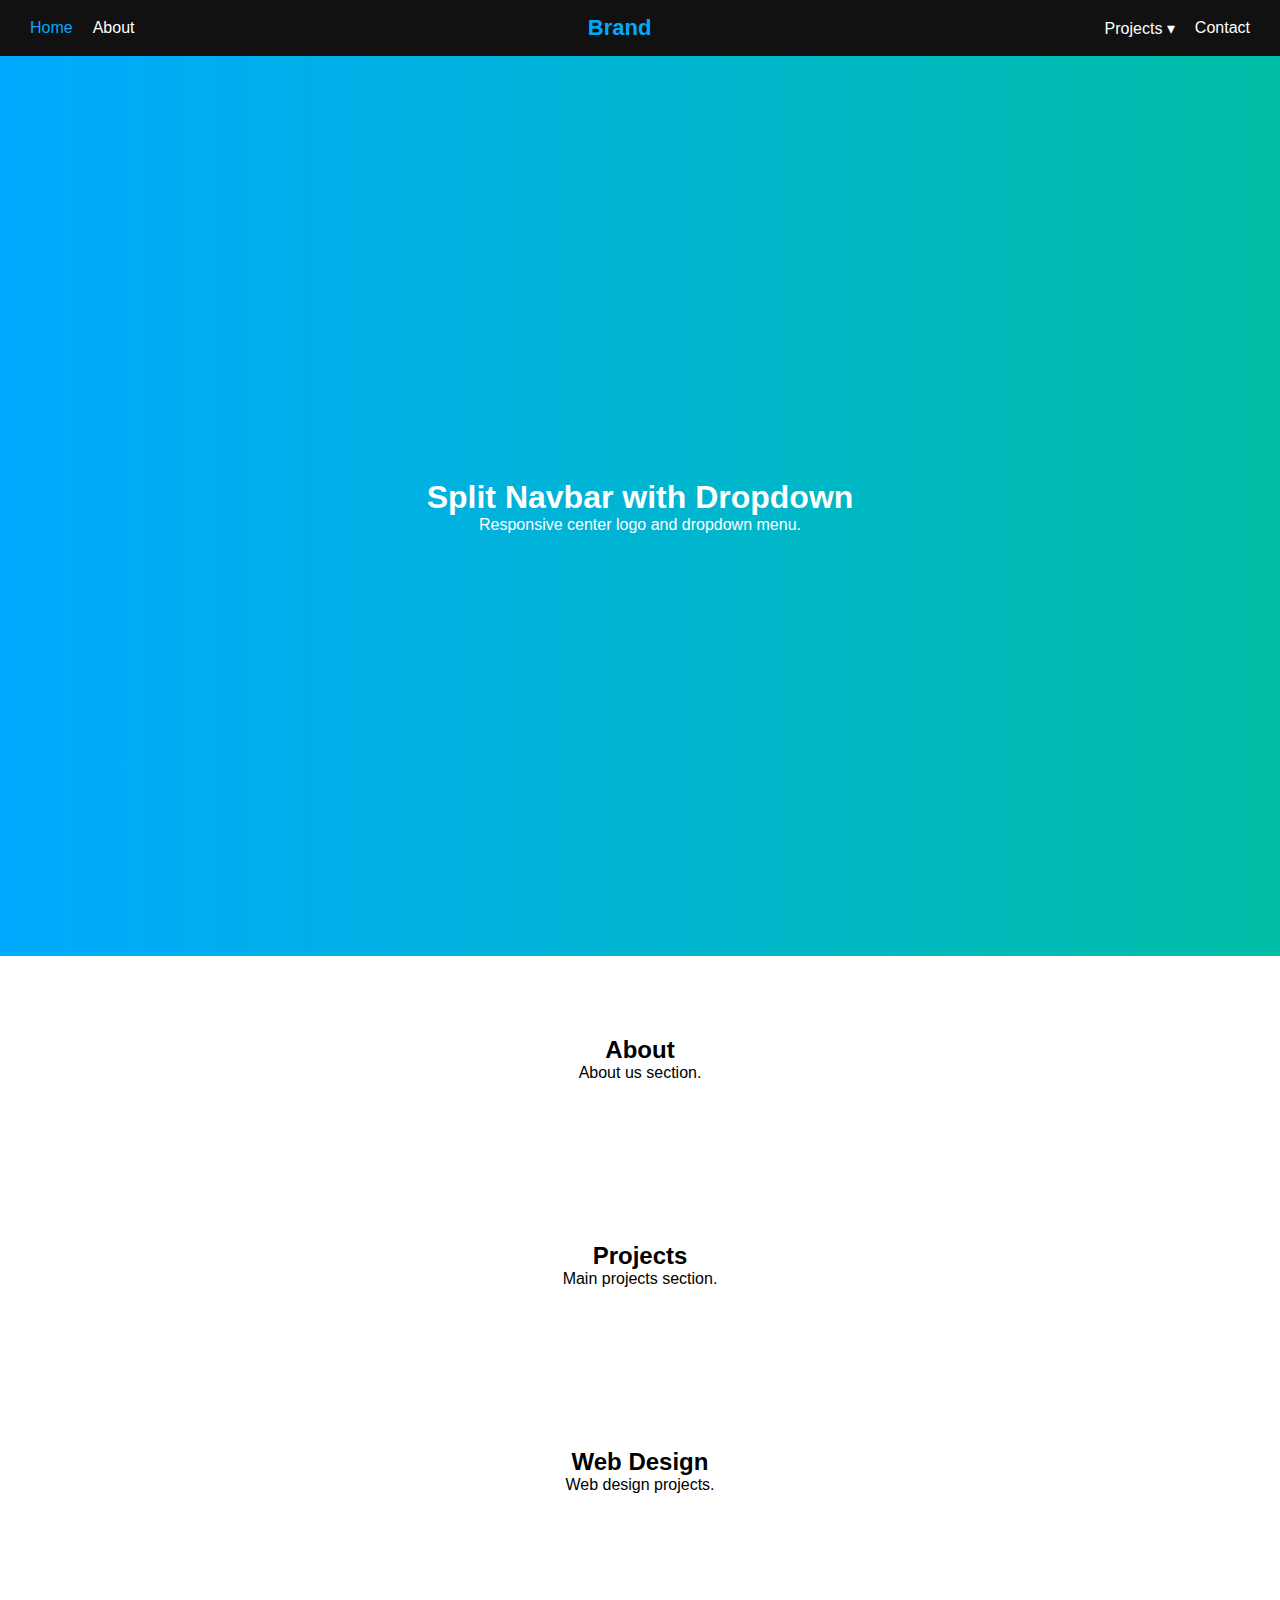
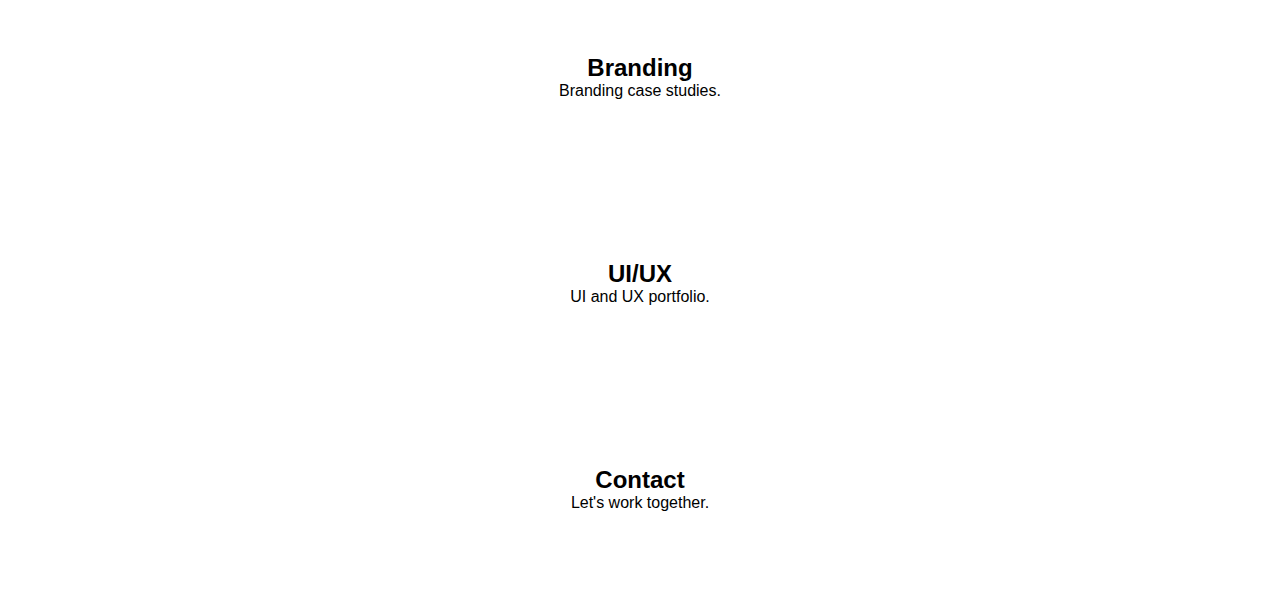
<file: NEX Project/nav bar/navbar6.html>
<!DOCTYPE html>
<html lang="en">
<head>
  <meta charset="UTF-8" />
  <meta name="viewport" content="width=device-width, initial-scale=1.0"/>
  <title>Split Nav with Dropdown</title>
  <style>
    * {
      margin: 0;
      padding: 0;
      box-sizing: border-box;
    }

    body {
      font-family: Arial, sans-serif;
    }

    html {
      scroll-behavior: smooth;
    }

    section {
      padding: 80px 20px;
      text-align: center;
    }

    #home {
      background: linear-gradient(to right, #0af, #00bfa6);
      color: white;
      height: 100vh;
      display: flex;
      justify-content: center;
      align-items: center;
      flex-direction: column;
    }

    /* Navbar */
    .navbar {
      display: flex;
      align-items: center;
      justify-content: space-between;
      flex-wrap: wrap;
      padding: 15px 20px;
      background-color: #111;
      color: white;
      position: sticky;
      top: 0;
    
    }

    .menu-toggle {
      display: block;
      cursor: pointer;
      font-size: 30px;
      color: white;
    }

    /* Hamburger lines */
    .menu-toggle div {
      width: 25px;
      height: 3px;
      background: white;
      margin: 5px 0;
    }

    .nav-left,
    .nav-right {
      display: none;
      flex-direction: column;
      width: 100%;
      text-align: center;
      background-color: #111;
      padding: 10px 0;
    }

    .navbar.open .nav-left,
    .navbar.open .nav-right {
      display: flex;
    }

    .center-logo {
      order: 0;
      width: 100%;
      text-align: center;
      font-size: 22px;
      font-weight: bold;
      color: #0af;
      margin-bottom: 10px;
    }

    .nav-left a,
    .nav-right a {
      color: white;
      text-decoration: none;
      font-size: 16px;
      margin: 8px 0;
    }

    .nav-left a:hover,
    .nav-right a:hover,
    .nav-left a.active,
    .nav-right a.active {
      color: #0af;
    }

    /* Dropdown */
    .dropdown {
      position: relative;
    }

    .dropdown-content {
      display: none;
      flex-direction: column;
      padding-left: 0;
    }

    .dropdown-content a {
      padding: 5px 0;
      font-size: 14px;
    }

    .dropdown.open .dropdown-content {
      display: flex;
    }

    /* Desktop View */
    @media (min-width: 768px) {
      .menu-toggle {
        display: none;
      }

      .navbar {
        flex-wrap: nowrap;
      }

      .center-logo {
        order: 0;
        width: auto;
        margin: 0;
      }

      .nav-left,
      .nav-right {
        display: flex !important;
        flex-direction: row;
        width: auto;
        padding: 0;
      }

      .nav-left a,
      .nav-right a {
        margin: 0 10px;
      }

      .dropdown-content {
        position: absolute;
        top: 100%;
        left: 0;
        background: #222;
        padding: 10px;
        display: none;
        min-width: 150px;
        box-shadow: 0 2px 8px rgba(0,0,0,0.3);
        z-index: 10;
      }

      .dropdown:hover .dropdown-content {
        display: flex;
      }

      .dropdown-content a {
        font-size: 14px;
        color: white;
        text-align: left;
      }

      .dropdown-content a:hover {
        color: #0af;
      }
    }
  </style>
</head>
<body>

  <nav class="navbar" id="navbar">
    <!-- Hamburger (3 lines) -->
    <div class="menu-toggle" id="menu-toggle">
      <div></div>
      <div></div>
      <div></div>
    </div>

    <div class="nav-left">
      <a href="#home" class="active">Home</a>
      <a href="#about">About</a>
    </div>

    <div class="center-logo">Brand</div>

    <div class="nav-right">
      <div class="dropdown" id="dropdown">
        <a href="#projects">Projects ▾</a>
        <div class="dropdown-content">
          <a href="#web">Web Design</a>
          <a href="#branding">Branding</a>
          <a href="#uiux">UI/UX</a>
        </div>
      </div>
      <a href="#contact">Contact</a>
    </div>
  </nav>

  <!-- Sections -->
  <section id="home">
    <h1>Split Navbar with Dropdown</h1>
    <p>Responsive center logo and dropdown menu.</p>
  </section>

  <section id="about"><h2>About</h2><p>About us section.</p></section>
  <section id="projects"><h2>Projects</h2><p>Main projects section.</p></section>
  <section id="web"><h2>Web Design</h2><p>Web design projects.</p></section>
  <section id="branding"><h2>Branding</h2><p>Branding case studies.</p></section>
  <section id="uiux"><h2>UI/UX</h2><p>UI and UX portfolio.</p></section>
  <section id="contact"><h2>Contact</h2><p>Let's work together.</p></section>

  <!-- Script -->
  <script>
    const toggle = document.getElementById('menu-toggle');
    const navbar = document.getElementById('navbar');
    const allLinks = document.querySelectorAll('.nav-left a, .nav-right a');
    const dropdown = document.getElementById('dropdown');

    toggle.addEventListener('click', () => {
      navbar.classList.toggle('open');
    });

    allLinks.forEach(link => {
      link.addEventListener('click', function () {
        allLinks.forEach(l => l.classList.remove('active'));
        this.classList.add('active');
        navbar.classList.remove('open');
      });
    });

    dropdown.addEventListener('click', (e) => {
      if (window.innerWidth < 768) {
        e.preventDefault();
        dropdown.classList.toggle('open');
      }
    });
  </script>

</body>
</html>
</file>
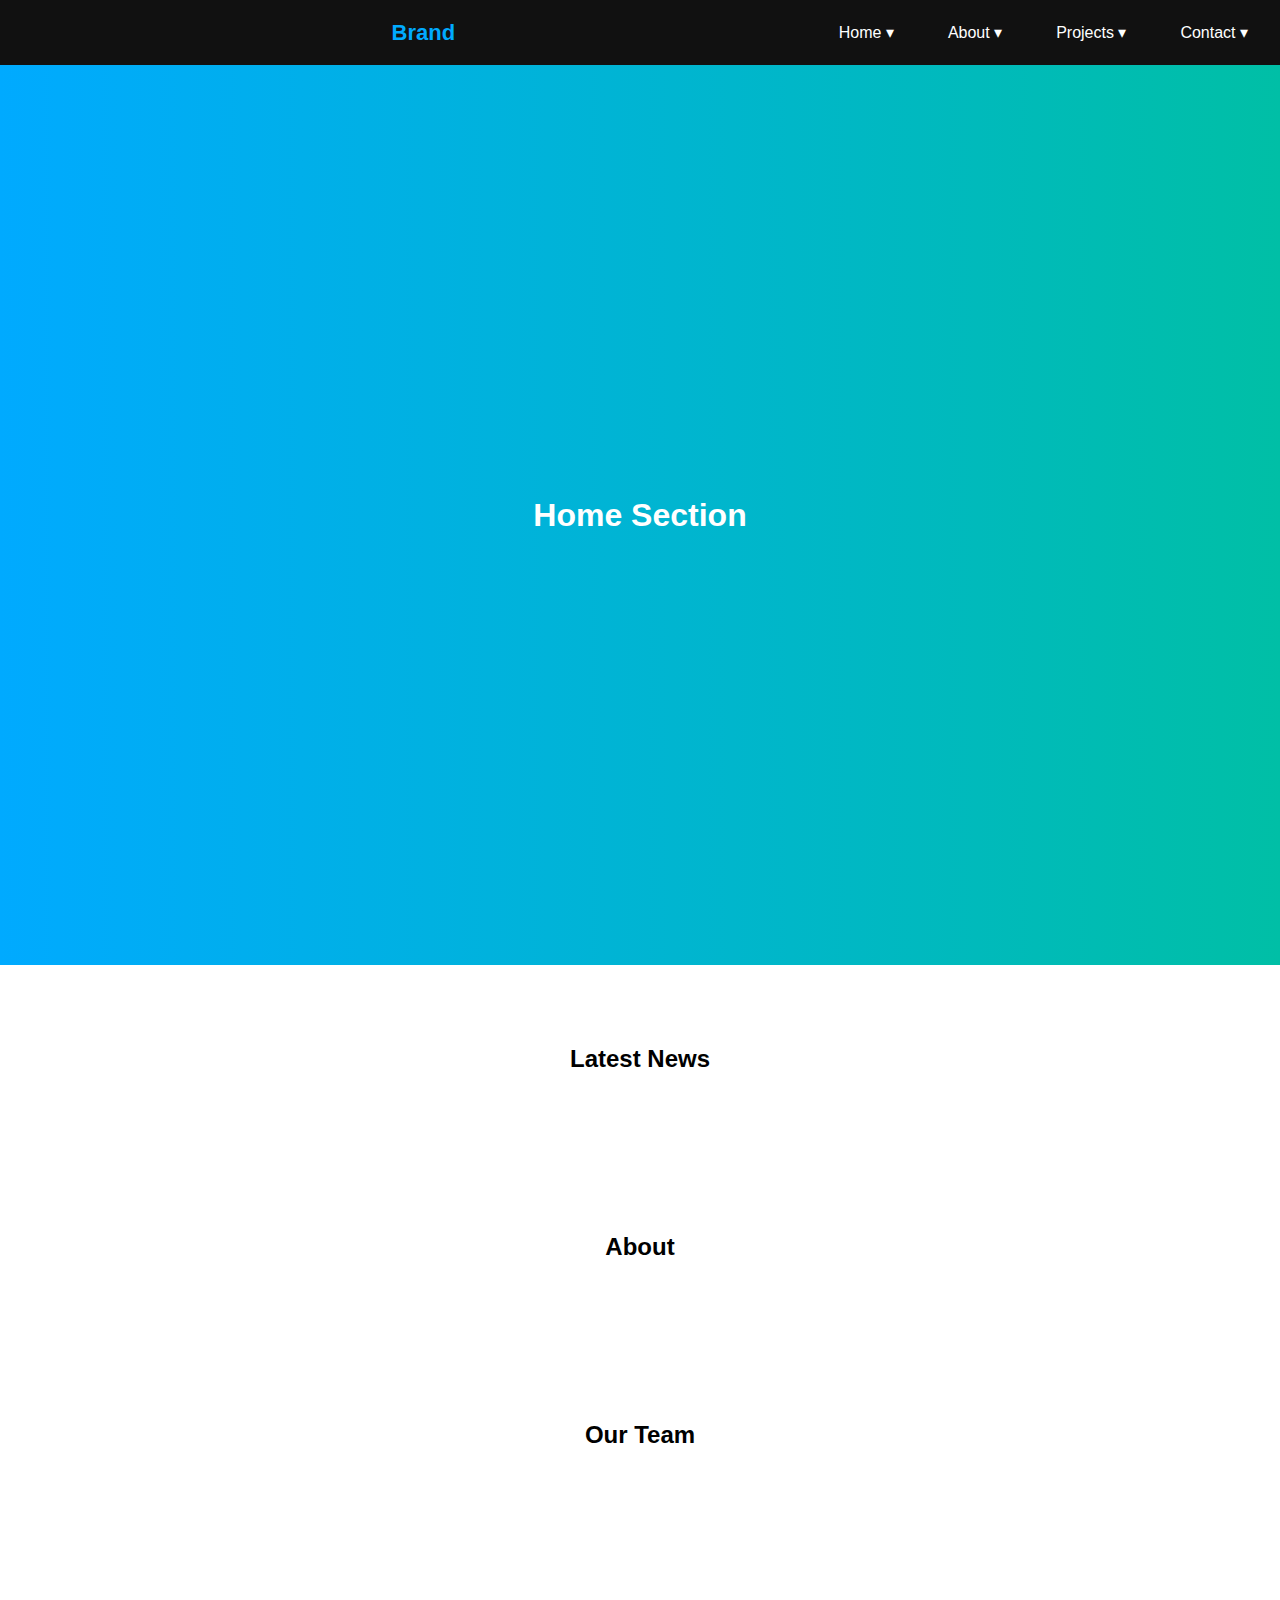
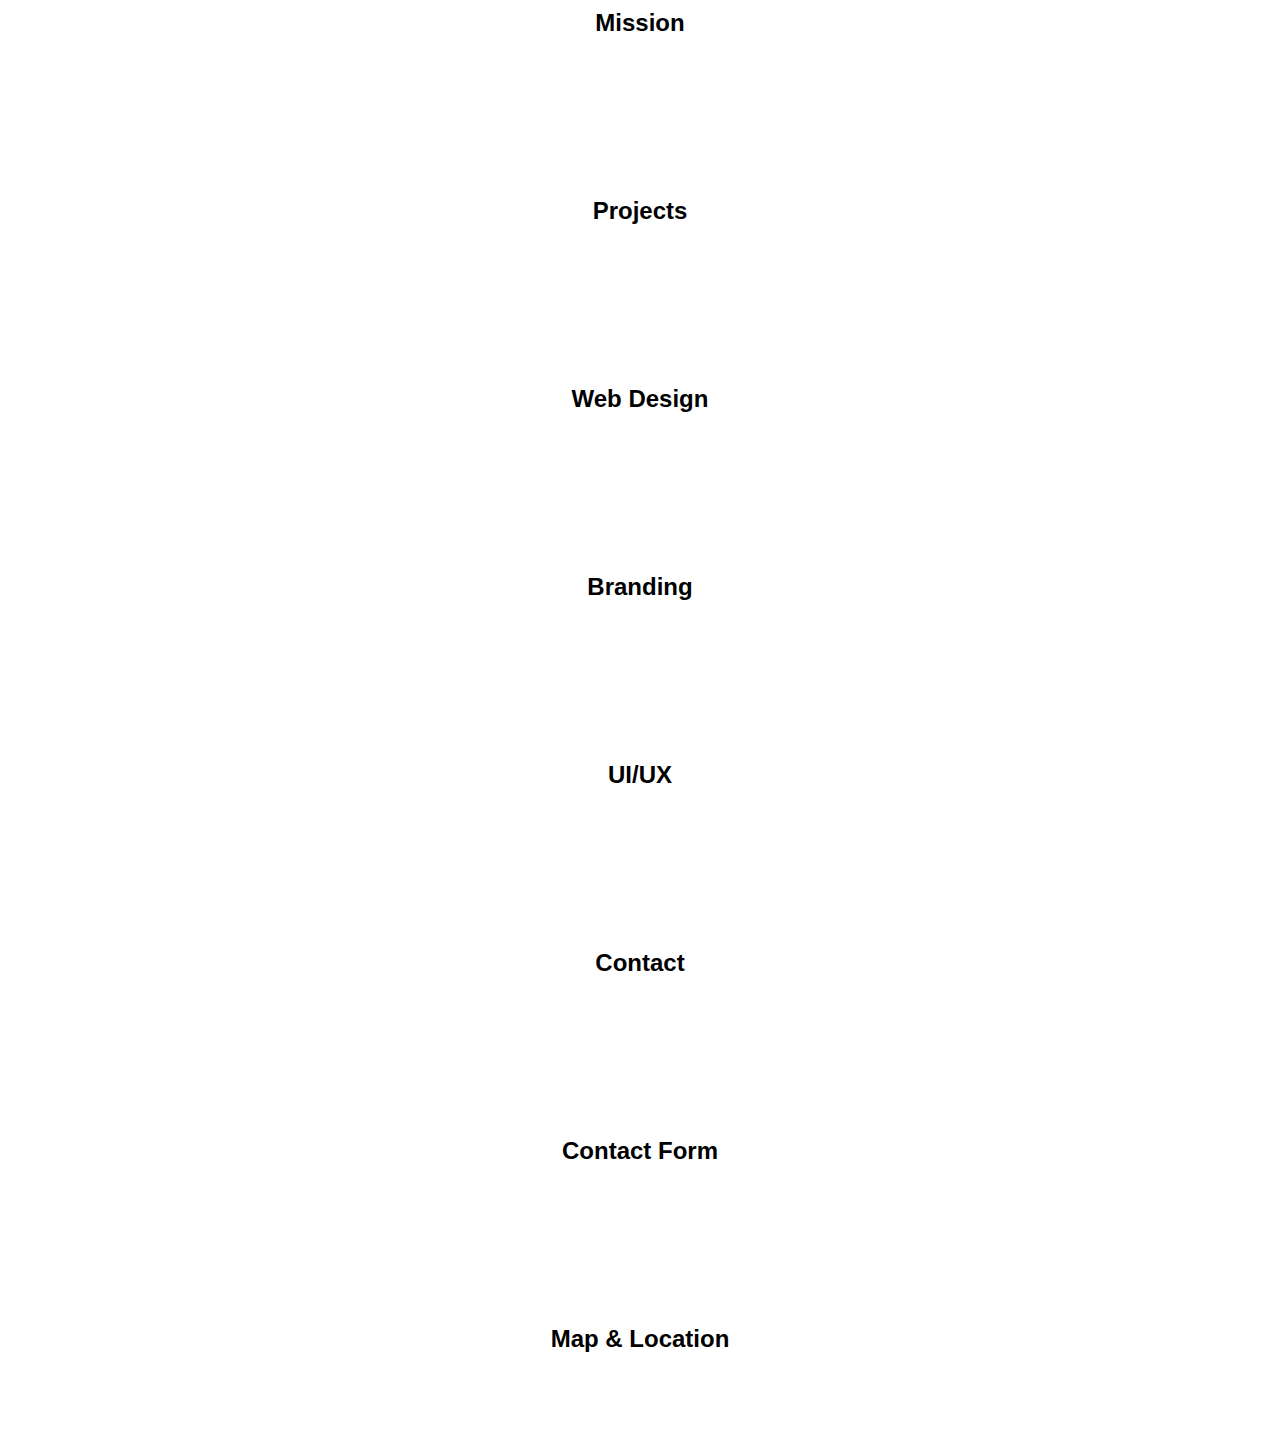
<file: NEX Project/nav bar/navbar7.html>
<!DOCTYPE html>
<html lang="en">
<head>
  <meta charset="UTF-8" />
  <meta name="viewport" content="width=device-width, initial-scale=1.0"/>
  <title>Style 7 – Working Dropdowns</title>
  <style>
    * { margin:0; padding:0; box-sizing:border-box; }
    body { font-family: Arial, sans-serif; }
    html { scroll-behavior: smooth; }
    section { padding:80px 20px; text-align:center; }
    #home { background: linear-gradient(to right, #0af, #00bfa6); color:#fff; height:100vh;
      display:flex; align-items:center; justify-content:center; }

    .navbar {
      display:flex; align-items:center; justify-content:space-between;
      flex-wrap:wrap; padding:15px 20px; background:#111; color:#fff; position:sticky;
      top:0; z-index:999;
    }
    .menu-toggle { display:block; cursor:pointer; flex-shrink:0; }
    .menu-toggle div {
      width:25px; height:3px; background:#fff; margin:4px 0;
    }
    .center-logo {
      flex-grow:1; text-align:center; font-size:22px; font-weight:bold; color:#0af;
    }
    .nav-links {
      display:none; width:100%; flex-direction:column; gap:10px; align-items:center;
    }
    .navbar.open .nav-links { display:flex; }
    .nav-row { display:flex; flex-direction:column; gap:10px; }
    .dropdown { position:relative; width:100%; max-width:300px; }
    .dropdown > a {
      display:block; color:#fff; text-decoration:none; font-size:16px;
      padding:8px 12px; text-align:center;
    }
    .dropdown > a.active, .dropdown > a:hover { color:#0af; }
    .dropdown-content {
      display:none; flex-direction:column; background:#222;
      position:relative; margin-top:2px;
    }
    .dropdown.open .dropdown-content { display:flex; }
    .dropdown-content a {
      color:#fff; text-decoration:none; font-size:14px;
      padding:8px 12px; text-align:center;
    }
    .dropdown-content a:hover, .dropdown-content a.active { color:#0af; }

    @media (min-width:768px) {
      .menu-toggle { display:none; }
      .nav-links {
        display:flex !important; flex-direction:row;
        justify-content:space-between; width:auto;
      }
      .nav-row { flex-direction:row; gap:30px; }
      .dropdown { width:auto; }
      .dropdown-content {
        position:absolute; top:100%; left:0;
        box-shadow:0 2px 6px rgba(0,0,0,0.3); min-width:160px;
      }
    }
  </style>
</head>
<body>

<nav class="navbar" id="navbar">
  <div class="menu-toggle" id="menu-toggle">
    <div></div><div></div><div></div>
  </div>
  <div class="center-logo">Brand</div>

  <div class="nav-links" id="nav-links">
    <div class="nav-row">
      <div class="dropdown">
        <a href="#home">Home ▾</a>
        <div class="dropdown-content">
          <a href="#home">Overview</a>
          <a href="#home-news">Latest</a>
        </div>
      </div>
      <div class="dropdown">
        <a href="#about">About ▾</a>
        <div class="dropdown-content">
          <a href="#about-team">Team</a>
          <a href="#about-mission">Mission</a>
        </div>
      </div>
      <div class="dropdown">
        <a href="#projects">Projects ▾</a>
        <div class="dropdown-content">
          <a href="#web">Web Design</a>
          <a href="#branding">Branding</a>
          <a href="#uiux">UI/UX</a>
        </div>
      </div>
      <div class="dropdown">
        <a href="#contact">Contact ▾</a>
        <div class="dropdown-content">
          <a href="#contact-form">Form</a>
          <a href="#contact-map">Map</a>
        </div>
      </div>
    </div>
  </div>
</nav>

<section id="home"><h1>Home Section</h1></section>
<section id="home-news"><h2>Latest News</h2></section>
<section id="about"><h2>About</h2></section>
<section id="about-team"><h2>Our Team</h2></section>
<section id="about-mission"><h2>Mission</h2></section>
<section id="projects"><h2>Projects</h2></section>
<section id="web"><h2>Web Design</h2></section>
<section id="branding"><h2>Branding</h2></section>
<section id="uiux"><h2>UI/UX</h2></section>
<section id="contact"><h2>Contact</h2></section>
<section id="contact-form"><h2>Contact Form</h2></section>
<section id="contact-map"><h2>Map & Location</h2></section>

<script>
  const navbar = document.getElementById('navbar');
  document.getElementById('menu-toggle').addEventListener('click', () => {
    navbar.classList.toggle('open');
  });

  document.querySelectorAll('.dropdown > a').forEach(t => {
    t.addEventListener('click', e => {
      if (window.innerWidth < 768) {
        e.preventDefault();
        e.stopPropagation();
        t.parentElement.classList.toggle('open');
      }
    });
  });

  document.querySelectorAll('.dropdown-content a').forEach(link => {
    link.addEventListener('click', () => {
      document.querySelectorAll('a.active').forEach(a => a.classList.remove('active'));
      link.classList.add('active');
      navbar.classList.remove('open');
      document.querySelectorAll('.dropdown.open').forEach(d => d.classList.remove('open'));
    });
  });

  document.addEventListener('click', e => {
    if (window.innerWidth < 768 && !navbar.contains(e.target)) {
      navbar.classList.remove('open');
      document.querySelectorAll('.dropdown.open').forEach(d => d.classList.remove('open'));
    }
  });
</script>

</body>
</html>
</file>
<file: NEX Project/nav bar/nav2style.css>
/* Reset and base styles */
* {
  margin: 0;
  padding: 0;
  box-sizing: border-box;
  font-family: Arial, sans-serif;
}

body {
  background-color: #f9f9f9;
  color: #333;
}

/* Toggle Icon */
.menu-toggle {
  font-size: 28px;
  cursor: pointer;
  padding: 15px;
  background-color: #333;
  color: white;
  position: fixed;
  top: 0;
  left: 0;
  z-index: 1001;
}

/* Sidebar styling */
.sidebar {
  position: fixed;
  top: 0;
  left: -250px;
  width: 250px;
  height: 100%;
  background-color: #222;
  padding-top: 60px;
  transition: left 0.3s ease;
  z-index: 1000;
}

.sidebar.open {
  left: 0;
}

.logo {
  color: white;
  text-align: center;
  font-size: 24px;
  margin-bottom: 30px;
}

.sidebar-links {
  list-style: none;
  padding: 0;
}

.sidebar-links li {
  text-align: center;
  margin: 15px 0;
}

.sidebar-links li a {
  color: #ccc;
  text-decoration: none;
  font-size: 18px;
  padding: 10px;
  display: block;
  transition: 0.3s;
}

.sidebar-links li a:hover,
.sidebar-links li a.active {
  background-color: #444;
  color: #fff;
  border-left: 4px solid #0af;
}

/* Main content */
.content {
  padding: 80px 20px;
  margin-left: 0;
  transition: margin-left 0.3s ease;
}

.sidebar.open ~ .content {
  margin-left: 250px;
}

/* Responsive tweaks (optional) */
@media (max-width: 600px) {
  .sidebar.open ~ .content {
    margin-left: 0;
  }
}

@media (min-width: 1024px) {
  .sidebar {
    left: 0;
  }

  .menu-toggle {
    display: none;
  }

  .content {
    margin-left: 250px;
  }
}
</file>
